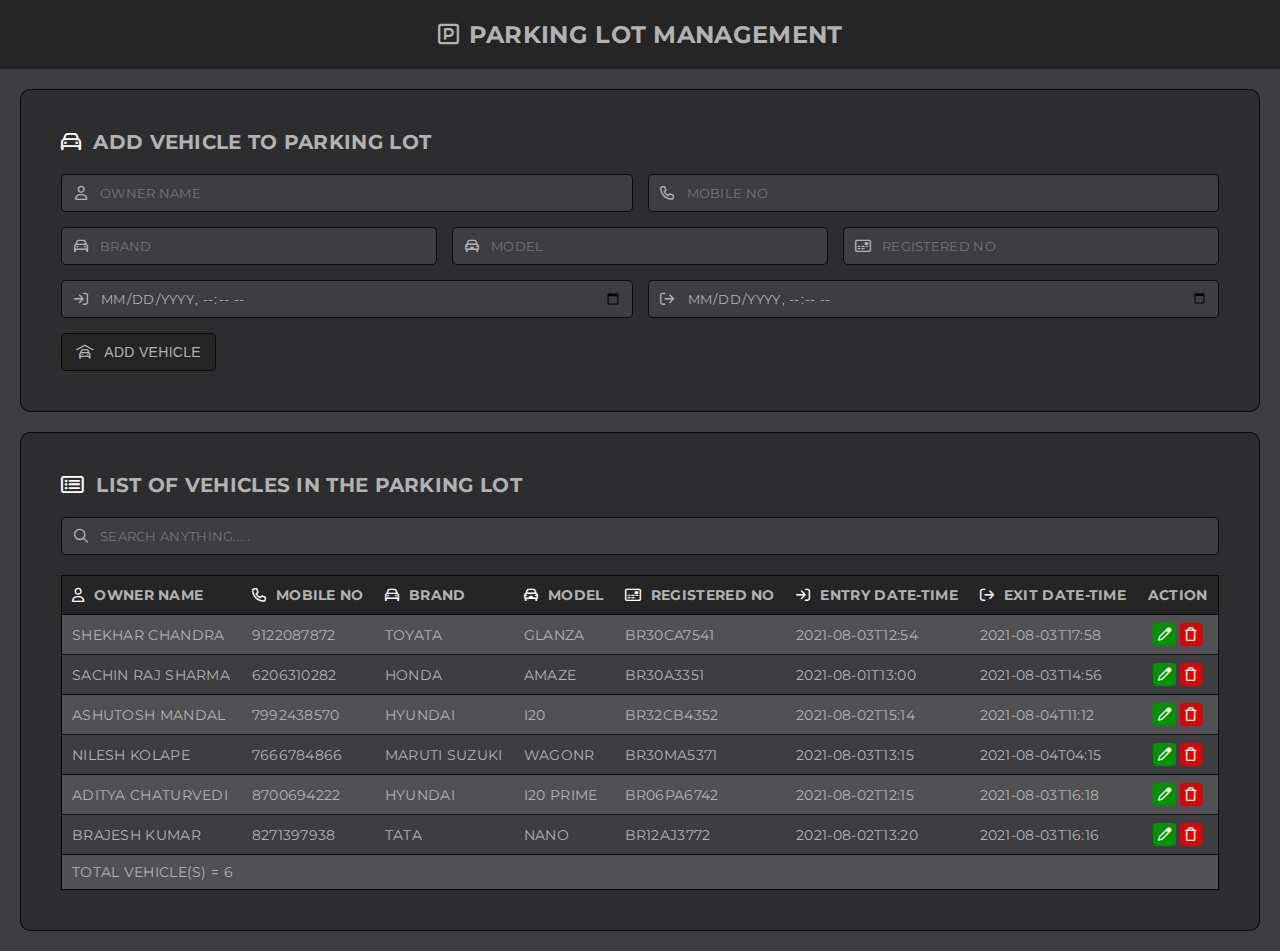
<file: car-parking-dark/index.html>
<!DOCTYPE html>
<html lang="en">
    <head>
        <meta charset="UTF-8">
        <meta http-equiv="X-UA-Compatible" content="IE=edge">
        <meta name="viewport" content="width=device-width, initial-scale=1.0">
        <meta name="theme-color" content="#181818">
        <title>Parking Management</title>
        <link rel="stylesheet" href="css/fa/css/fontawesome.min.css">
        <link rel="stylesheet" href="css/style.css">
    </head>
    <body>
        <header>
            <div class="content">
                <h1><i class="fa-regular fa-parking"></i>Parking Lot Management</h1>
            </div>
        </header>
        <section>
            <div class="container">
                <div class="content">
                    <h2><i class="fa-regular fa-car"></i>Add vehicle to parking lot</h2>
                    <form name="" action="#" method="POST" enctype="multipart/form-data" autocomplete="on">
                        <div class="input-group">
                            <div class="input-box">
                                <input type="text" name="owner_name" id="txtOwnerName" placeholder="Owner name">
                                <i class="fa-regular fa-user prepend"></i>
                            </div>
                            <div class="input-box">
                                <input type="tel" name="owner_mobile" id="txtOwnerMobile" placeholder="Mobile no">
                                <i class="fa-regular fa-phone prepend"></i>
                            </div>
                        </div>
                        <div class="input-group">
                            <div class="input-box">
                                <input type="text" name="vehicle_brand" id="txtBrand" placeholder="Brand">
                                <i class="fa-regular fa-car prepend"></i>
                            </div>
                            <div class="input-box">
                                <input type="text" name="vehicle_model" id="txtModel" placeholder="Model">
                                <i class="fa-regular fa-car-alt prepend"></i>
                            </div>
                            <div class="input-box">
                                <input type="text" name="vehicle_reg_no" id="txtRegNo" placeholder="Registered no">
                                <i class="fa-regular fa-credit-card-front prepend"></i>
                            </div>
                        </div>
                        <div class="input-group">
                            <div class="input-box">
                                <input type="datetime-local" name="entry_date_time" id="txtEntryDT">
                                <i class="fa-regular fa-arrow-right-to-bracket prepend"></i>
                            </div>
                            <div class="input-box">
                                <input type="datetime-local" name="exit_date_time" id="txtExitDT">
                                <i class="fa-regular fa-arrow-right-from-bracket prepend"></i>
                            </div>
                        </div>
                        
                        <div class="input-group">
                            <div class="input-box">
                                <button class="btn btn-bg" id="btnAddVehicle"><i class="fa-regular fa-car-garage"></i>Add Vehicle</button>
                            </div>
                        </div>
                    </form>
                </div>
            </div>
        </section>
        <section>
            <div class="container" style="padding-top: 0;">
                <div class="content">
                    <h2><i class="fa-regular fa-list-alt"></i>List of vehicles in the parking lot</h2>
                    <form name="" action="#" method="POST" enctype="multipart/form-data" autocomplete="on">
                        <div class="input-group">
                            <div class="input-box">
                                <input type="text" name="" id="txtSearch" placeholder="Search Anything....." required>
                                <i class="fa-regular fa-search prepend"></i>
                            </div>
                        </div>
                    </form>
                    <div class="table-container">
                        <table id="vehicleList">
                            <thead>
                                <tr>
                                    <th><i class="fa-regular fa-user"></i>Owner Name</th>
                                    <th><i class="fa-regular fa-phone"></i>Mobile No</th>
                                    <th><i class="fa-regular fa-car"></i>Brand</th>
                                    <th><i class="fa-regular fa-car-alt"></i>Model</th>
                                    <th><i class="fa-regular fa-credit-card-front"></i>Registered No</th>
                                    <th><i class="fa-regular fa-arrow-right-to-bracket"></i>Entry Date-Time</th>
                                    <th><i class="fa-regular fa-arrow-right-from-bracket"></i>Exit Date-Time</th>
                                    <th>Action</th>
                                </tr>
                            </thead>
                            <tbody>
                                <tr>
                                    <td>Shekhar chandra</td>
                                    <td>9122087872</td>
                                    <td>Toyata</td>
                                    <td>glanza</td>
                                    <td>br30ca7541</td>
                                    <td>2021-08-03T12:54</td>
                                    <td>2021-08-03T17:58</td>
                                    <td>
                                        <button class="edit"><i class="fa-regular fa-pen"></i></button>
                                        <button class="delete"><i class="fa-regular fa-trash"></i></button>
                                    </td>
                                </tr>
                                <tr>
                                    <td>sachin raj sharma</td>
                                    <td>6206310282</td>
                                    <td>honda</td>
                                    <td>amaze</td>
                                    <td>br30a3351</td>
                                    <td>2021-08-01T13:00</td>
                                    <td>2021-08-03T14:56</td>
                                    <td>
                                        <button class="edit"><i class="fa-regular fa-pen"></i></button>
                                        <button class="delete"><i class="fa-regular fa-trash"></i></button>
                                    </td>
                                </tr>
                                <tr>
                                    <td>Ashutosh mandal</td>
                                    <td>7992438570</td>
                                    <td>hyundai</td>
                                    <td>I20</td>
                                    <td>br32cb4352</td>
                                    <td>2021-08-02T15:14</td>
                                    <td>2021-08-04T11:12</td>
                                    <td>
                                        <button class="edit"><i class="fa-regular fa-pen"></i></button>
                                        <button class="delete"><i class="fa-regular fa-trash"></i></button>
                                    </td>
                                </tr>
                                <tr>
                                    <td>Nilesh kolape</td>
                                    <td>7666784866</td>
                                    <td>Maruti Suzuki</td>
                                    <td>WagonR</td>
                                    <td>br30ma5371</td>
                                    <td>2021-08-03T13:15</td>
                                    <td>2021-08-04T04:15</td>
                                    <td>
                                        <button class="edit"><i class="fa-regular fa-pen"></i></button>
                                        <button class="delete"><i class="fa-regular fa-trash"></i></button>
                                    </td>
                                </tr>
                                <tr>
                                    <td>Aditya chaturvedi</td>
                                    <td>8700694222</td>
                                    <td>Hyundai</td>
                                    <td>i20 prime</td>
                                    <td>br06pa6742</td>
                                    <td>2021-08-02T12:15</td>
                                    <td>2021-08-03T16:18</td>
                                    <td>
                                        <button class="edit"><i class="fa-regular fa-pen"></i></button>
                                        <button class="delete"><i class="fa-regular fa-trash"></i></button>
                                    </td>
                                </tr>
                                <tr>
                                    <td>Brajesh kumar</td>
                                    <td>8271397938</td>
                                    <td>tata</td>
                                    <td>nano</td>
                                    <td>br12aj3772</td>
                                    <td>2021-08-02T13:20</td>
                                    <td>2021-08-03T16:16</td>
                                    <td>
                                        <button class="edit"><i class="fa-regular fa-pen"></i></button>
                                        <button class="delete"><i class="fa-regular fa-trash"></i></button>
                                    </td>
                                </tr>
                            </tbody>
                            <tfoot>
                                <tr>
                                    <td colspan="8" style="text-align: left;">Total vehicle(s) = 6</td>
                                </tr>
                            </tfoot>
                        </table>
                    </div>
                </div>
            </div>
        </section>

        <script src="js/jquery.min.js"></script>
        <script src="js/script.js"></script>
    </body>
</html>
</file>
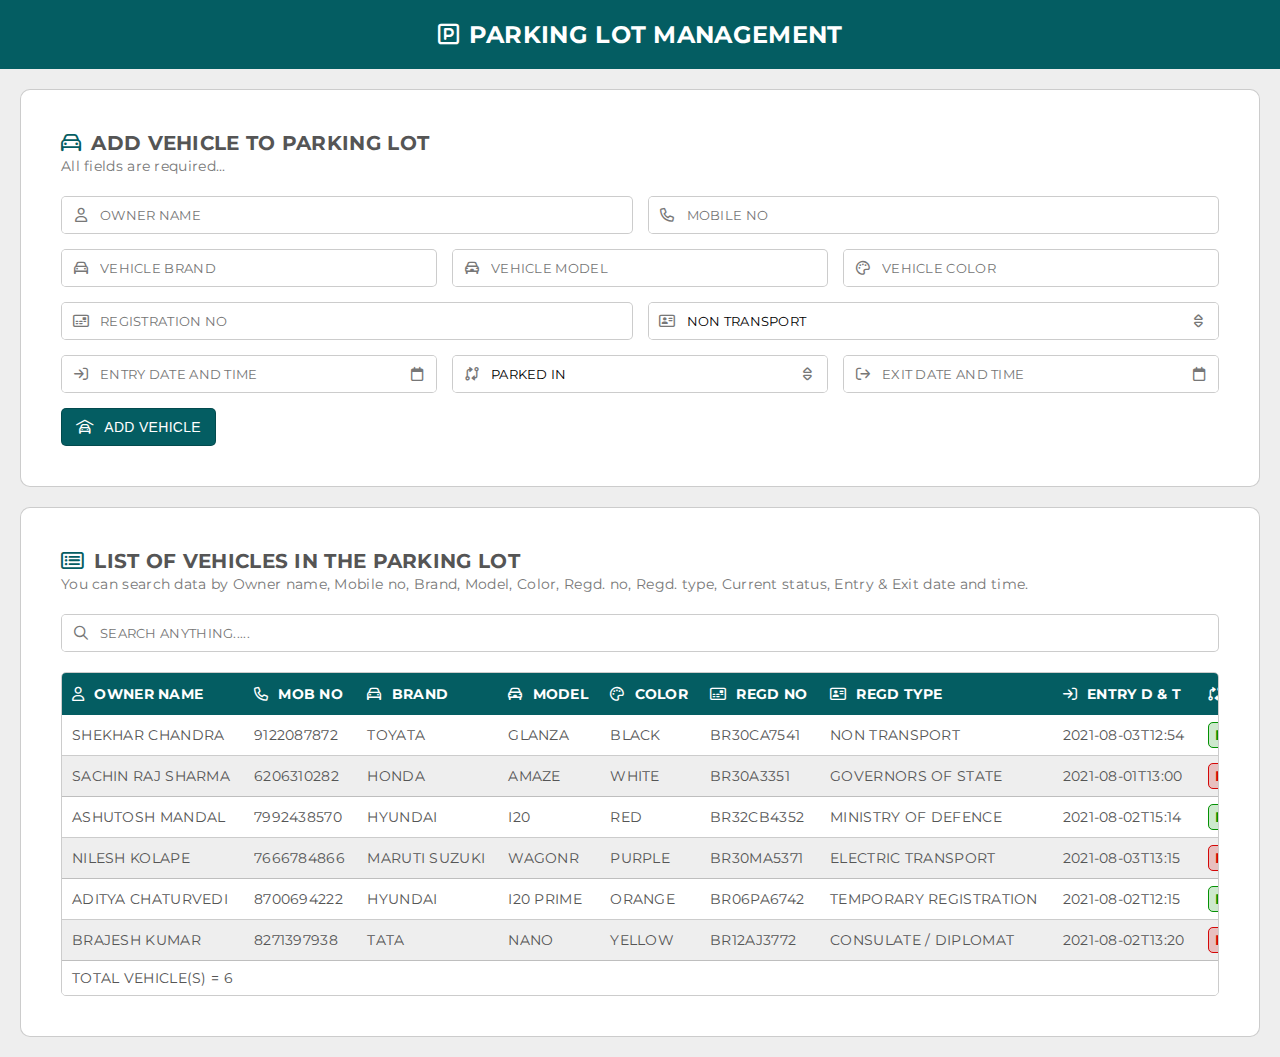
<file: car-parking/index.html>
<!DOCTYPE html>
<html lang="en">
    <head>
        <meta charset="UTF-8">
        <meta http-equiv="X-UA-Compatible" content="IE=edge">
        <meta name="viewport" content="width=device-width, initial-scale=1.0">
        <meta name="theme-color" content="#045d62">
        <title>Parking Management</title>
        <link rel="stylesheet" href="css/fa/css/fontawesome.min.css">
        <!-- <link rel="stylesheet" href="https://site-assets.fontawesome.com/releases/v6.4.2/css/all.css"> -->
        <link rel="stylesheet" href="css/style.css">
    </head>
    <body>
        <header>
            <div class="content">
                <h1><i class="fa-regular fa-parking"></i>Parking Lot Management</h1>
            </div>
        </header>
        <section>
            <div class="container">
                <div class="content">
                    <h2><i class="fa-regular fa-car"></i>Add vehicle to parking lot</h2>
                    <p>All fields are required...</p>
                    <form name="" action="#" method="POST" enctype="multipart/form-data" autocomplete="on">
                        <div class="input-group">
                            <div class="input-box">
                                <i class="fa-regular fa-user icon-left"></i>
                                <input type="text" name="owner_name" id="owner-name" placeholder="Owner name">
                            </div>
                            <div class="input-box">
                                <i class="fa-regular fa-phone icon-left"></i>
                                <input type="tel" name="owner_mobile" id="owner-mobile" placeholder="Mobile no">
                            </div>
							<!-- <div class="input-box">
                                <i class="fa-regular fa-envelope icon-left"></i>
                                <input type="email" name="owner_email" id="OwnerEmail" placeholder="Email id">
                            </div> -->
                        </div>
                        <div class="input-group">
                            <div class="input-box">
                                <i class="fa-regular fa-car icon-left"></i>
                                <input type="text" name="vehicle_brand" id="vehicle-brand" placeholder="Vehicle brand">
                            </div>
                            <div class="input-box">
                                <i class="fa-regular fa-car-alt icon-left"></i>
                                <input type="text" name="vehicle_model" id="vehicle-model" placeholder="Vehicle model">
                            </div>
                            <div class="input-box">
                                <i class="fa-regular fa-palette icon-left"></i>
                                <input type="text" name="vehicle_color" id="vehicle-color" placeholder="Vehicle color">
                            </div>
                        </div>
                        <div class="input-group">
							<div class="input-box">
                                <i class="fa-regular fa-credit-card-front icon-left"></i>
                                <input type="text" name="vehicle_reg_no" id="vehicle-reg-no" placeholder="Registration no">
                            </div>
                            <div class="input-box">
                                <i class="fa-regular fa-address-card icon-left"></i>
                                <select name="registration_type" id="registration-type">
                                    <!-- <option value="" selected disabled>Registration type</option> -->
                                    <option value="Non transport">Non transport</option>
                                    <option value="Transport">Transport</option>
                                    <option value="Electric non transport">Electric non transport</option>
                                    <option value="Electric transport">Electric transport</option>
                                    <option value="Temporary registration">Temporary registration</option>
                                    <option value="Trade certificate">Trade certificate</option>
                                    <option value="Ministry of defence">Ministry of defence</option>
                                    <option value="Rental">Rental</option>
                                    <option value="Consulate / Diplomat">Consulate / Diplomat</option>
                                    <option value="Governors of state">Governors of state</option>
                                </select>
                                <i class="fa-regular fa-sort icon-right"></i>
                            </div>
                        </div>
                        <div class="input-group">
                            <div class="input-box">
                                <i class="fa-regular fa-arrow-right-to-bracket icon-left"></i>
                                <input type="text" name="entry_date_time" id="entry-date-time" placeholder="Entry date and time" onfocus="(this.type='datetime-local')">
                                <i class="fa-regular fa-calendar icon-right"></i>
                            </div>
                            <div class="input-box">
                                <i class="fa-regular fa-code-compare icon-left"></i>
                                <select name="current_status" id="current-status">
                                    <!-- <option value="" selected>Current status</option> -->
                                    <option value="Parked in">Parked in</option>
                                    <option value="Parked out">Parked out</option>
                                </select>
                                <i class="fa-regular fa-sort icon-right"></i>
                            </div>
                            <div class="input-box">
                                <i class="fa-regular fa-arrow-right-from-bracket icon-left"></i>
                                <input type="text" name="exit_date_time" id="exit-date-time" placeholder="Exit date and time" onfocus="(this.type='datetime-local')">
                                <i class="fa-regular fa-calendar icon-right"></i>
                            </div>
                        </div>
                        
                        <div class="input-group">
                            <div class="input-box">
                                <button type="submit" class="btn" id="btnAddVehicle"><i class="fa-regular fa-car-garage"></i>Add Vehicle</button>
                            </div>
                        </div>
                    </form>
                </div>
            </div>
        </section>
        <section>
            <div class="container" style="padding-top: 0;">
                <div class="content">
                    <h2><i class="fa-regular fa-list-alt"></i>List of vehicles in the parking lot</h2>
                    <p>You can search data by Owner name, Mobile no, Brand, Model, Color, Regd. no, Regd. type, Current status, Entry & Exit date and time.</p>
                    <form name="" action="#" method="POST" enctype="multipart/form-data" autocomplete="on">
                        <div class="input-group">
                            <div class="input-box">
                                <i class="fa-regular fa-search icon-left"></i>
                                <input type="text" name="search" id="search" placeholder="Search Anything....." required>
                            </div>
                        </div>
                    </form>
                    <div class="table-container">
                        <table id="vehicleList">
                            <thead>
                                <tr>
                                    <th><i class="fa-regular fa-user"></i>Owner Name</th>
                                    <th><i class="fa-regular fa-phone"></i>Mob No</th>
                                    <th><i class="fa-regular fa-car"></i>Brand</th>
                                    <th><i class="fa-regular fa-car-alt"></i>Model</th>
                                    <th><i class="fa-regular fa-palette"></i>Color</th>
									<th><i class="fa-regular fa-credit-card-front"></i>Regd No</th>
									<th><i class="fa-regular fa-address-card"></i>Regd type</th>
                                    <th><i class="fa-regular fa-arrow-right-to-bracket"></i>Entry D & T</th>
                                    <th><i class="fa-regular fa-code-compare"></i>Status</th>
                                    <th><i class="fa-regular fa-arrow-right-from-bracket"></i>Exit D & T</th>
                                    <th>Action</th>
                                </tr>
                            </thead>
                            <tbody>
                                <tr>
                                    <td>Shekhar chandra</td>
                                    <td>9122087872</td>
                                    <td>Toyata</td>
                                    <td>glanza</td>
                                    <td>Black</td>
									<td>br30ca7541</td>
                                    <td>Non transport</td>
                                    <td>2021-08-03T12:54</td>
                                    <td><span class="parked-in">Parked in</span></td>
                                    <td></td>
                                    <td>
                                        <button class="edit"><i class="fa-regular fa-pen fa-fw"></i></button>
                                        <button class="delete"><i class="fa-regular fa-trash fa-fw"></i></button>
                                    </td>
                                </tr>
                                <tr>
                                    <td>sachin raj sharma</td>
                                    <td>6206310282</td>
                                    <td>honda</td>
                                    <td>amaze</td>
                                    <td>White</td>
									<td>br30a3351</td>
                                    <td>Governors of state</td>
                                    <td>2021-08-01T13:00</td>
                                    <td><span class="parked-out">Parked out</span></td>
                                    <td>2021-08-03T14:56</td>
                                    <td>
                                        <button class="edit"><i class="fa-regular fa-pen fa-fw"></i></button>
                                        <button class="delete"><i class="fa-regular fa-trash fa-fw"></i></button>
                                    </td>
                                </tr>
                                <tr>
                                    <td>Ashutosh mandal</td>
                                    <td>7992438570</td>
                                    <td>hyundai</td>
                                    <td>I20</td>
                                    <td>Red</td>
									<td>br32cb4352</td>
                                    <td>Ministry of defence</td>
                                    <td>2021-08-02T15:14</td>
                                    <td><span class="parked-in">Parked in</span></td>
                                    <td></td>
                                    <td>
                                        <button class="edit"><i class="fa-regular fa-pen fa-fw"></i></button>
                                        <button class="delete"><i class="fa-regular fa-trash fa-fw"></i></button>
                                    </td>
                                </tr>
                                <tr>
                                    <td>Nilesh kolape</td>
                                    <td>7666784866</td>
                                    <td>Maruti Suzuki</td>
                                    <td>WagonR</td>
                                    <td>Purple</td>
									<td>br30ma5371</td>
                                    <td>Electric transport</td>
                                    <td>2021-08-03T13:15</td>
                                    <td><span class="parked-out">Parked out</span></td>
                                    <td>2021-08-04T04:15</td>
                                    <td>
                                        <button class="edit"><i class="fa-regular fa-pen fa-fw"></i></button>
                                        <button class="delete"><i class="fa-regular fa-trash fa-fw"></i></button>
                                    </td>
                                </tr>
                                <tr>
                                    <td>Aditya chaturvedi</td>
                                    <td>8700694222</td>
                                    <td>Hyundai</td>
                                    <td>i20 prime</td>
                                    <td>Orange</td>
									<td>br06pa6742</td>
                                    <td>Temporary registration</td>
                                    <td>2021-08-02T12:15</td>
                                    <td><span class="parked-in">Parked in</span></td>
                                    <td></td>
                                    <td>
                                        <button class="edit"><i class="fa-regular fa-pen fa-fw"></i></button>
                                        <button class="delete"><i class="fa-regular fa-trash fa-fw"></i></button>
                                    </td>
                                </tr>
                                <tr>
                                    <td>Brajesh kumar</td>
                                    <td>8271397938</td>
                                    <td>tata</td>
                                    <td>nano</td>
                                    <td>Yellow</td>
									<td>br12aj3772</td>
                                    <td>Consulate / Diplomat</td>
                                    <td>2021-08-02T13:20</td>
                                    <td><span class="parked-out">Parked out</span></td>
                                    <td>2021-08-03T16:16</td>
                                    <td>
                                        <button class="edit"><i class="fa-regular fa-pen fa-fw"></i></button>
                                        <button class="delete"><i class="fa-regular fa-trash fa-fw"></i></button>
                                    </td>
                                </tr>
                            </tbody>
                            <tfoot>
                                <tr>
                                    <td colspan="11" style="text-align: left;">Total vehicle(s) = 6</td>
                                </tr>
                            </tfoot>
                        </table>
                    </div>
                </div>
            </div>
        </section>

        <script src="js/jquery.min.js"></script>
        <script src="js/script.js"></script>
    </body>
</html>
</file>
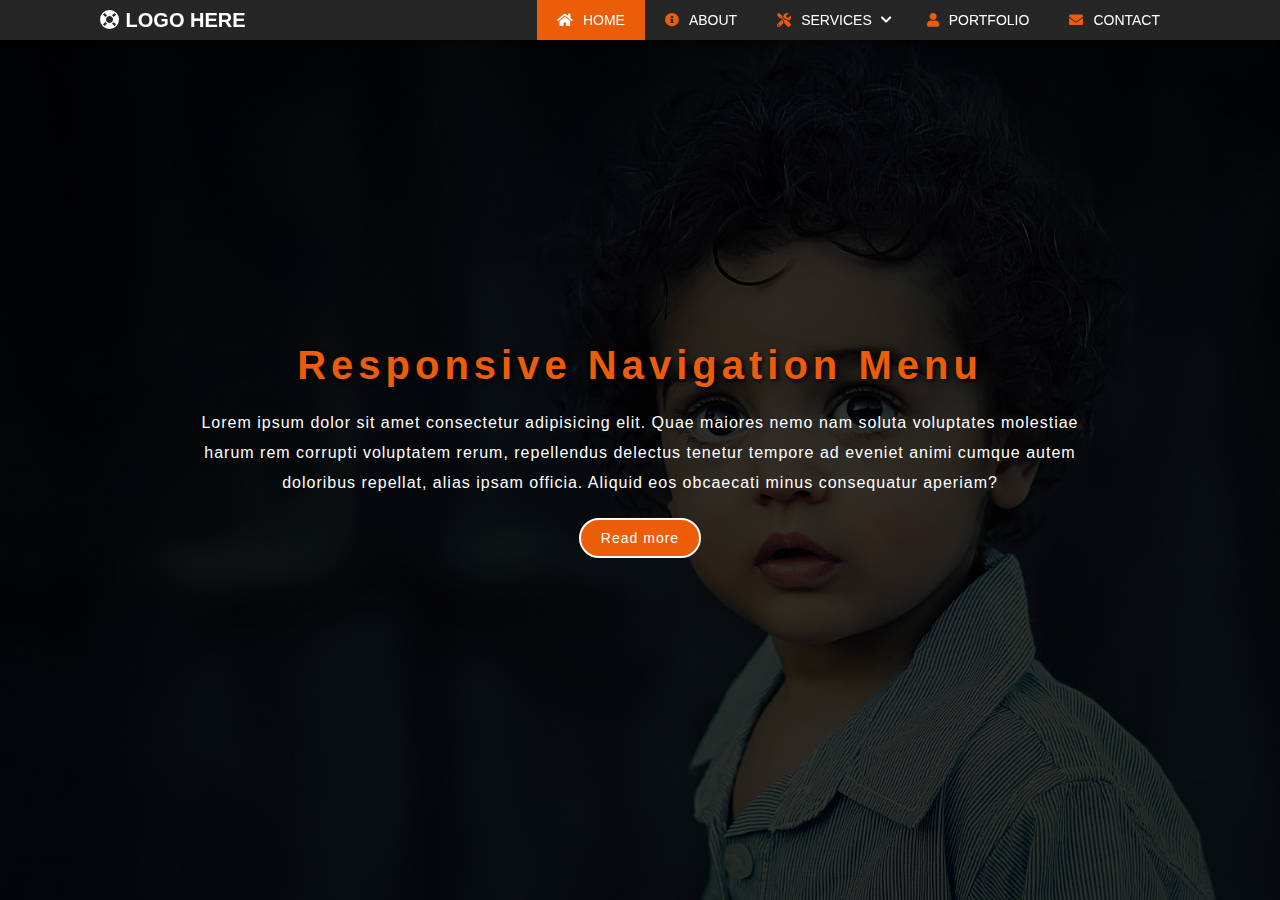
<file: res-mul-nav/index.html>
<!DOCTYPE html>
<html lang="en">
    <head>
        <meta charset="UTF-8">
        <meta name="viewport" content="width=device-width, initial-scale=1.0">
        <meta http-equiv="X-UA-Compatible" content="ie=edge">
        <title>Responsive Navigation Menu</title>
        <link rel="stylesheet" href="css/style.css">
        <link rel="stylesheet" href="https://use.fontawesome.com/releases/v5.7.1/css/all.css">
    </head>
    <body>
        <header>
            <div class="logo"><i class="fas fa-life-ring"></i> Logo Here</div>
            <nav>
                <ul>
                    <li><a href="#" class="active"><i class="fas fa-home"></i>Home</a></li>
                    <li><a href="#"><i class="fas fa-info-circle"></i>About</a></li>
                    <li class="drop-down"><a href="#"><i class="fas fa-tools"></i>Services</a>
                        <ul>
                            <li><a href="#"><i class="fas fa-paint-brush"></i>Graphics Designing</a></li>
                            <li class="ext-drop-down"><a href="#"><i class="fas fa-globe"></i>Web Development</a>
                                <ul>
                                    <li><a href="#"><i class="fab fa-html5"></i>Html</a></li>
                                    <li><a href="#"><i class="fab fa-css3"></i>Css</a></li>
                                    <li><a href="#"><i class="fab fa-js"></i>Java Script</a></li>
                                    <li><a href="#"><i class="fab fa-php"></i>Php</a></li>
                                </ul>
                            </li>
                            <li><a href="#"><i class="fas fa-desktop"></i>Software Development</a></li>
                            <li class="ext-drop-down"><a href="#"><i class="fas fa-file-import"></i>Others</a>
                                <ul>
                                    <li><a href="#"><i class="fab fa-adobe"></i>Premier Pro</a></li>
                                    <li><a href="#"><i class="fas fa-palette"></i>Illustrator</a></li>
                                    <li><a href="#"><i class="fas fa-image"></i>Photoshop</a></li>
                                    <li><a href="#"><i class="fas fa-draw-polygon"></i>CorelDraw</a></li>
                                </ul>
                            </li>
                        </ul>
                    </li>
                    <li><a href="#"><i class="fas fa-user"></i>Portfolio</a></li>
                    <li><a href="#"><i class="fas fa-envelope"></i>Contact</a></li>
                </ul>
            </nav>
            <div class="toggle-menu"></div>
        </header>
        <section class="bg">
            <div class="container">
                <div class="content">
                    <h1>Responsive Navigation Menu</h1>
                    <p>Lorem ipsum dolor sit amet consectetur adipisicing elit. Quae maiores nemo nam soluta voluptates molestiae harum rem corrupti voluptatem rerum, repellendus delectus tenetur tempore ad eveniet animi cumque autem doloribus repellat, alias ipsam officia. Aliquid eos obcaecati minus consequatur aperiam?</p>
                    <a href="https://www.facebook.com/mrshekharchandra103" target="_blank">
                        <button>Read more</button>
                    </a>
                </div>
            </div>
        </section>
        <script src="https://ajax.googleapis.com/ajax/libs/jquery/3.3.1/jquery.min.js"></script>
        <script type="text/javascript">
            $(document).ready(function () {
                $('nav ul li').click(function () { 
                    $(this).addClass('active');
                    $(this).siblings().removeClass('active');
                });
                $('.toggle-menu').click(function () { 
                    $(this).toggleClass('active');
                    $('nav').toggleClass('active');
                });
            });
        </script>
    </body>
</html>
</file>
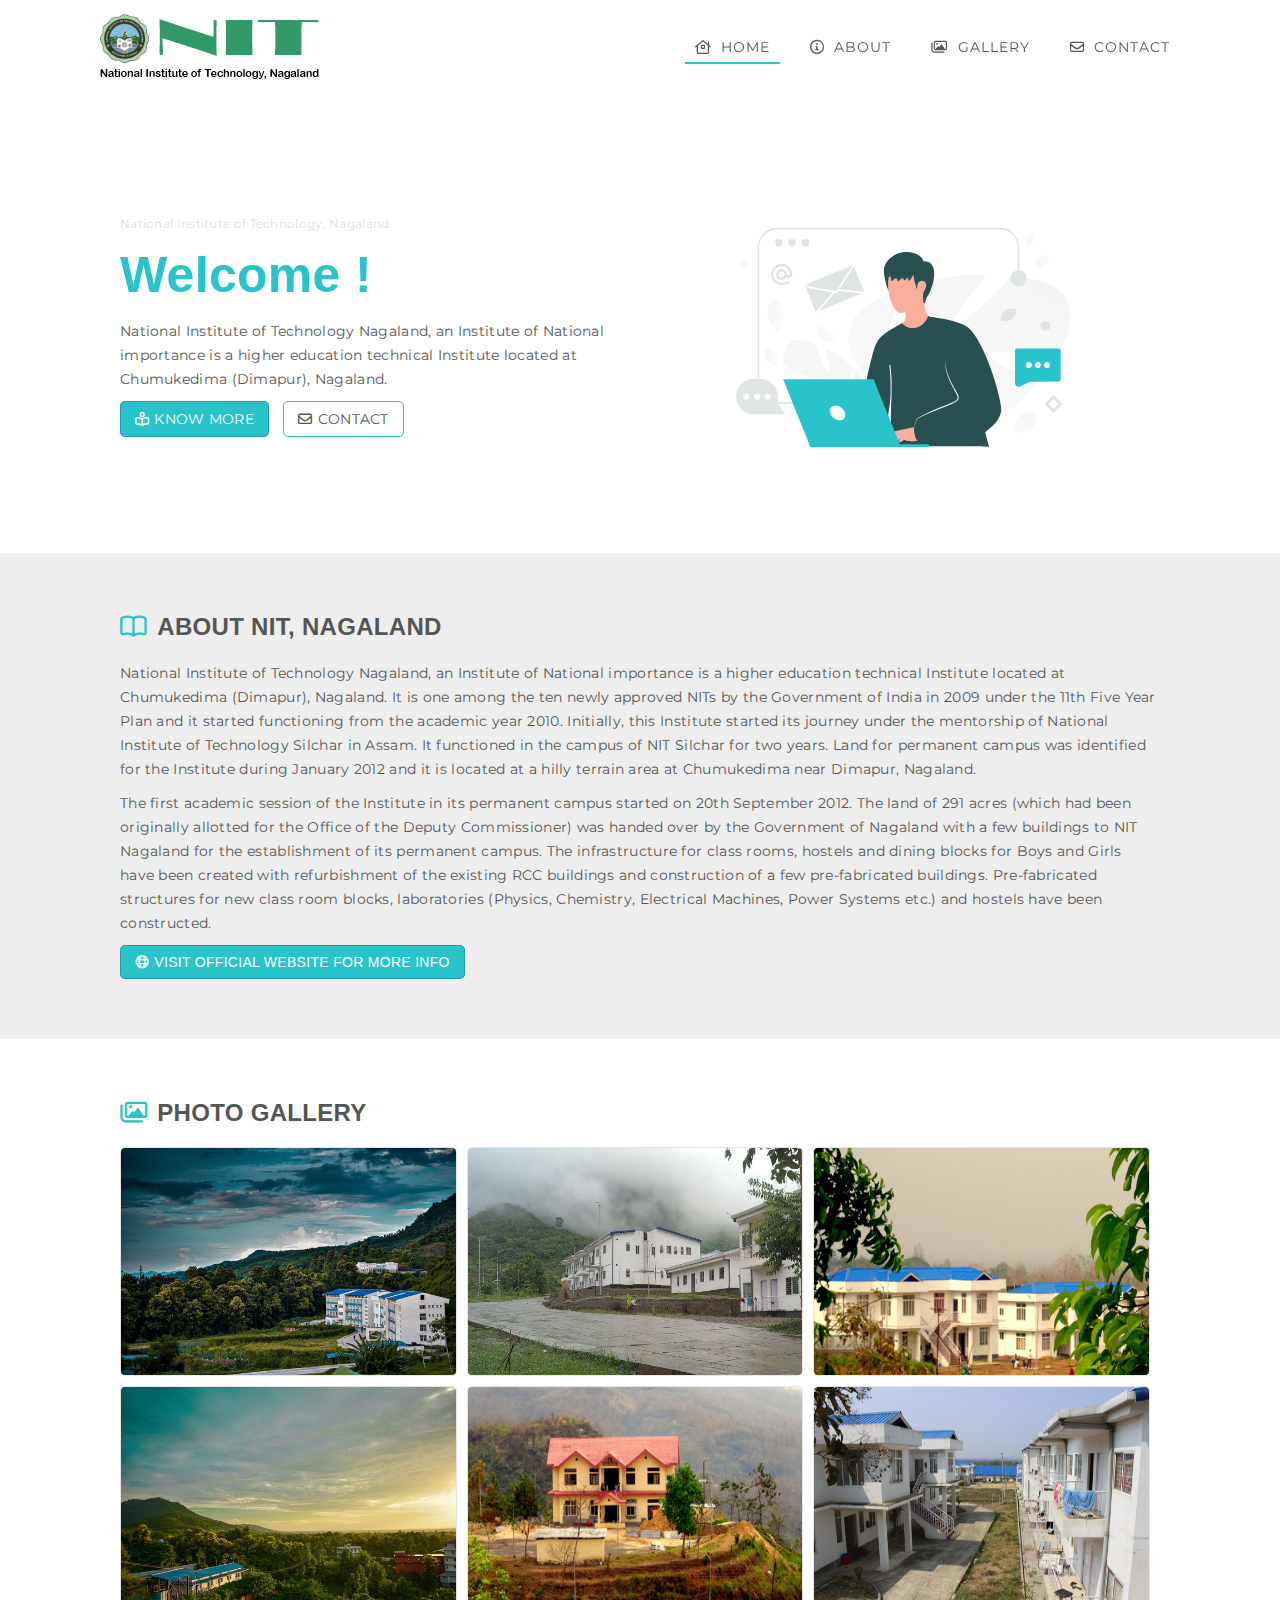
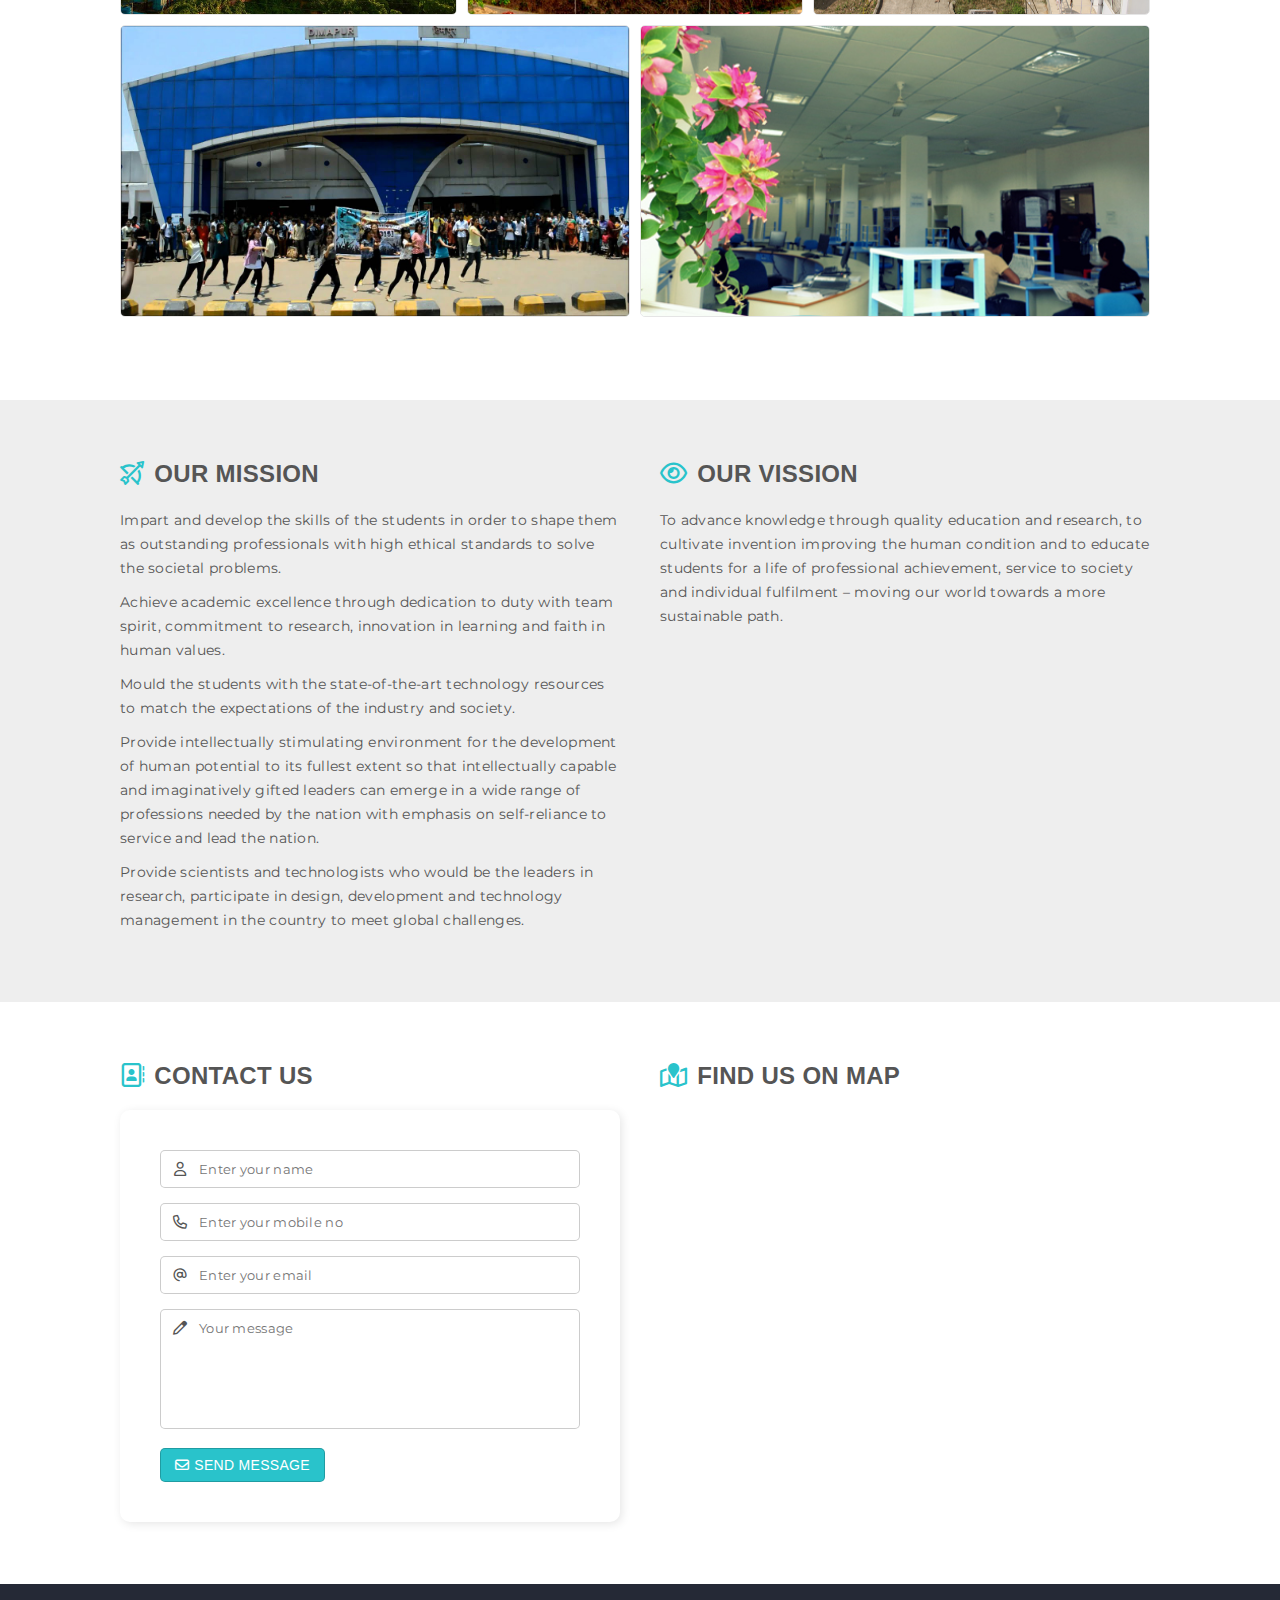
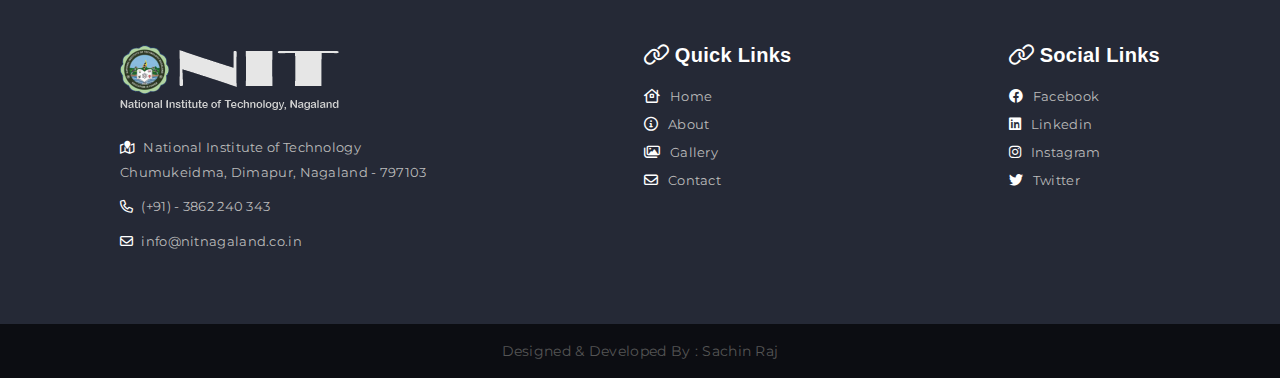
<file: sachin-project/index.html>
<!DOCTYPE html>
    <html lang="en">
    <head>
        <meta charset="UTF-8">
        <meta http-equiv="X-UA-Compatible" content="IE=edge">
        <meta name="viewport" content="width=device-width, initial-scale=1.0">
        <meta name="theme-color" content="#29C3CB">
        <link rel="shortcut icon" href="img/favicon.ico" type="image/x-icon">
        <title>NIT Nagaland</title>
        <link rel="stylesheet" href="resources/fa/css/fontawesome.min.css">
        <link rel="stylesheet" href="css/style.css">
    </head>
    <body>

        <!----------------Header start here----------------->

        <header>
            <div class="brand">
                <a href="#">
                    <img src="img/logo.png" alt="Logo">
                </a>
            </div>
            <nav id="nav">
                <ul>
                    <li class="active"><a href="#home"><i class="fa-regular fa-house"></i>Home</a></li>
                    <li><a href="#about"><i class="fa-regular fa-info-circle"></i>About</a></li>
                    <li><a href="#gallery"><i class="fa-regular fa-images"></i>Gallery</a></li>
                    <li><a href="#contact"><i class="fa-regular fa-envelope"></i>Contact</a></li>
                </ul>
            </nav>
            <div class="menu" id="menu">
                <i class="fa-regular fa-bars"></i>
            </div>
        </header>

        <!----------------Header end here----------------->

        <!----------------Banner section start here----------------->

        <section class="banner" id="home">
            <div class="row flex flex-vc">
                <div class="cols order-change">
                    <div class="container">
                        <div>
                            <p class="span-text">National Institute of Technology, Nagaland</p>
                            <h1>Welcome !</h1>
                            <p>National Institute of Technology Nagaland, an Institute of National importance is a higher education technical Institute located at Chumukedima (Dimapur), Nagaland.</p>
                            <a class="btn btn-bg" href="#about"><i class="fa-regular fa-book-reader"></i>Know more</a>
                            <a class="btn btn-outline" href="#contact" style="margin-left: 10px;"><i class="fa-regular fa-envelope"></i>Contact</a>
                        </div>
                    </div>
                </div>
                <div class="cols">
                    <div class="container">
                        <div class="banner-img">
                            <img src="img/banner.svg" alt="Banner Image">
                        </div>
                    </div>
                </div>
            </div>
        </section>

        <!----------------Banner section end here----------------->

        <!----------------About section start here----------------->

        <section class="section-dark" id="about">
            <div class="row">
                <div class="cols">
                    <div class="container">
                        <h2><i class="fa-regular fa-book-open"></i>About NIT, Nagaland</h2>
                        <p>National Institute of Technology Nagaland, an Institute of National importance is a higher education technical Institute located at Chumukedima (Dimapur), Nagaland. It is one among the ten newly approved NITs by the Government of India in 2009 under the 11th Five Year Plan and it started functioning from the academic year 2010. Initially, this Institute started its journey under the mentorship of National Institute of Technology Silchar in Assam. It functioned in the campus of NIT Silchar for two years. Land for permanent campus was identified for the Institute during January 2012 and it is located at a hilly terrain area at Chumukedima near Dimapur, Nagaland.</p>
                        <p>The first academic session of the Institute in its permanent campus started on 20th September 2012. The land of 291 acres (which had been originally allotted for the Office of the Deputy Commissioner) was handed over by the Government of Nagaland with a few buildings to NIT Nagaland for the establishment of its permanent campus. The infrastructure for class rooms, hostels and dining blocks for Boys and Girls have been created with refurbishment of the existing RCC buildings and construction of a few pre-fabricated buildings. Pre-fabricated structures for new class room blocks, laboratories (Physics, Chemistry, Electrical Machines, Power Systems etc.) and hostels have been constructed.</p>
                        <button class="btn btn-bg"><i class="fa-regular fa-globe"></i>Visit official website for more info</button>
                    </div>
                </div>
            </div>
        </section>

        <!----------------About section end here----------------->

        <!----------------Gallery section start here----------------->

        <section id="gallery">
            <div class="row">
                <div class="cols">
                    <div class="container">
                        <h2><i class="fa-regular fa-images"></i>Photo gallery</h2>
                        <div class="image-group">
                            <div class="image-box">
                                <img src="img/image_1.jpg" alt="">
                                <div class="img-desc">
                                    <h2>Title</h2>
                                    <p>Description goes here.</p>
                                </div>
                            </div>
                            <div class="image-box">
                                <img src="img/image_2.jpg" alt="">
                                <div class="img-desc">
                                    <h2>Title</h2>
                                    <p>Description goes here.</p>
                                </div>
                            </div>
                            <div class="image-box">
                                <img src="img/image_3.jpg" alt="">
                                <div class="img-desc">
                                    <h2>Title</h2>
                                    <p>Description goes here.</p>
                                </div>
                            </div>
                            <div class="image-box">
                                <img src="img/image_4.jpg" alt="">
                                <div class="img-desc">
                                    <h2>Title</h2>
                                    <p>Description goes here.</p>
                                </div>
                            </div>
                            <div class="image-box">
                                <img src="img/image_5.jpg" alt="">
                                <div class="img-desc">
                                    <h2>Title</h2>
                                    <p>Description goes here.</p>
                                </div>
                            </div>
                            <div class="image-box">
                                <img src="img/image_6.png" alt="">
                                <div class="img-desc">
                                    <h2>Title</h2>
                                    <p>Description goes here.</p>
                                </div>
                            </div>
                            <div class="image-box">
                                <img src="img/image_7.jpg" alt="">
                                <div class="img-desc">
                                    <h2>Title</h2>
                                    <p>Description goes here.</p>
                                </div>
                            </div>
                            <div class="image-box">
                                <img src="img/image_8.jpg" alt="">
                                <div class="img-desc">
                                    <h2>Title</h2>
                                    <p>Description goes here.</p>
                                </div>
                            </div>
                        </div>
                    </div>
                </div>
            </div>
        </section>

        <!----------------Gallery section end here----------------->

        <!----------------Mission/Vission section start here----------------->

        <section class="section-dark">
            <div class="row">
                <div class="cols">
                    <div class="container">
                        <h2><i class="fa-regular fa-bow-arrow"></i>Our Mission</h2>
                        <p>Impart and develop the skills of the students in order to shape them as outstanding professionals with high ethical standards to solve the societal problems.</p>
                        <p>Achieve academic excellence through dedication to duty with team spirit, commitment to research, innovation in learning and faith in human values.</p>
                        <p>Mould the students with the state-of-the-art technology resources to match the expectations of the industry and society.</p>
                        <p>Provide intellectually stimulating environment for the development of human potential to its fullest extent so that intellectually capable and imaginatively gifted leaders can emerge in a wide range of professions needed by the nation with emphasis on self-reliance to service and lead the nation.</p>
                        <p>Provide scientists and technologists who would be the leaders in research, participate in design, development and technology management in the country to meet global challenges.</p>
                    </div>
                </div>
                <div class="cols">
                    <div class="container">
                        <h2><i class="fa-regular fa-eye"></i>Our Vission</h2>
                        <p>To advance knowledge through quality education and research, to cultivate invention improving the human condition and to educate students for a life of professional achievement, service to society and individual fulfilment – moving our world towards a more sustainable path.</p>
                    </div>
                </div>
            </div>
        </section>

        <!----------------Mission/Vission section start here----------------->

        <!----------------Contact section start here----------------->

        <section id="contact">
            <div class="row">
                <div class="cols">
                    <div class="container">
                        <h2><i class="fa-regular fa-contact-book"></i>Contact us</h2>
                        <form name="contact_us" class="contact" action="#" method="POST" enctype="multipart/form-data" autocomplete="on" data-netlify="true">
                            <div class="input-group">
                                <div class="input-box">
                                    <input type="text" name="name" id="" placeholder="Enter your name" required>
                                    <i class="fa-regular fa-user prepend"></i>
                                </div>
                            </div>
                            <div class="input-group">
                                <div class="input-box">
                                    <input type="tel" name="mobile" id="" placeholder="Enter your mobile no" required>
                                    <i class="fa-regular fa-phone prepend"></i>
                                </div>
                            </div>
                            <div class="input-group">
                                <div class="input-box">
                                    <input type="email" name="email" id="" placeholder="Enter your email" required>
                                    <i class="fa-regular fa-at prepend"></i>
                                </div>
                            </div>
                            <div class="input-group">
                                <div class="input-box">
                                    <textarea name="" id=""placeholder="Your message" required></textarea>
                                    <i class="fa-regular fa-pen prepend"></i>
                                </div>
                            </div>
                            <div class="input-group">
                                <div class="input-box">
                                    <button class="btn btn-bg"><i class="fa-regular fa-envelope"></i>Send message</button>
                                </div>
                            </div>
                        </form>
                    </div>
                </div>
                <div class="cols">
                    <div class="container">
                        <h2><i class="fa-regular fa-map-location"></i>Find us on map</h2>
                        <div class="google-map">
                            <iframe src="https://www.google.com/maps/embed?pb=!1m18!1m12!1m3!1d3592.4948627810713!2d93.7718219141308!3d25.78724331383844!2m3!1f0!2f0!3f0!3m2!1i1024!2i768!4f13.1!3m3!1m2!1s0x374607c5cdfdde91%3A0xf69a2518890fea22!2sNIT%20Nagaland!5e0!3m2!1sen!2sin!4v1625984679325!5m2!1sen!2sin" allowfullscreen="" loading="lazy"></iframe>
                        </div>
                    </div>
                </div>
            </div>
        </section>

        <!----------------Contact section end here----------------->

        <!----------------Footer start here----------------->

        <footer>
            <div class="row">
                <div class="col">
                    <div class="container">
                        <div class="footer-brand">
                            <a href="#">
                                <img src="img/footer-logo.png" alt="Footer Logo">
                            </a>
                        </div>
                        <div class="footer-address">
                            <p><i class="fa-regular fa-map-marked"></i>National Institute of Technology<br>Chumukeidma, Dimapur, Nagaland - 797103</p>
                            <p><i class="fa-regular fa-phone"></i>(+91) - 3862 240 343</p>
                            <p><i class="fa-regular fa-envelope"></i>info@nitnagaland.co.in</p>
                        </div>
                    </div>
                </div>
                <div class="col">
                    <div class="container">
                        <h3><i class="fa-regular fa-link"></i> Quick Links</h3>
                        <ul>
                            <li><a href="#home"><i class="fa-regular fa-house"></i>Home</a></li>
                            <li><a href="#about"><i class="fa-regular fa-info-circle"></i>About</a></li>
                            <li><a href="#gallery"><i class="fa-regular fa-images"></i>Gallery</a></li>
                            <li><a href="#contact"><i class="fa-regular fa-envelope"></i>Contact</a></li>
                        </ul>
                    </div>
                </div>
                <div class="col">
                    <div class="container">
                        <h3><i class="fa-regular fa-link"></i> Social Links</h3>
                        <ul>
                            <li><a href="https://www.facebook.com" target="_blank"><i class="fa-brands fa-facebook"></i>Facebook</a></li>
                            <li><a href="https://www.linkedin.com" target="_blank"><i class="fa-brands fa-linkedin"></i>Linkedin</a></li>
                            <li><a href="https://www.instagram.com" target="_blank"><i class="fa-brands fa-instagram"></i>Instagram</a></li>
                            <li><a href="https://www.twitter.com" target="_blank"><i class="fa-brands fa-twitter"></i>Twitter</a></li>
                        </ul>
                    </div>
                </div>
            </div>
        </footer>

        <!----------------Footer end here----------------->

        <div class="footnote">
            <p>Designed & Developed By : Sachin Raj</p>
        </div>

        <div id="back-to-top">
            <i class="fa-regular fa-arrow-up"></i>
        </div>

        <script src="js/jquery.min.js"></script>
        <script src="js/script.js"></script>
    </body>
</html>
</file>
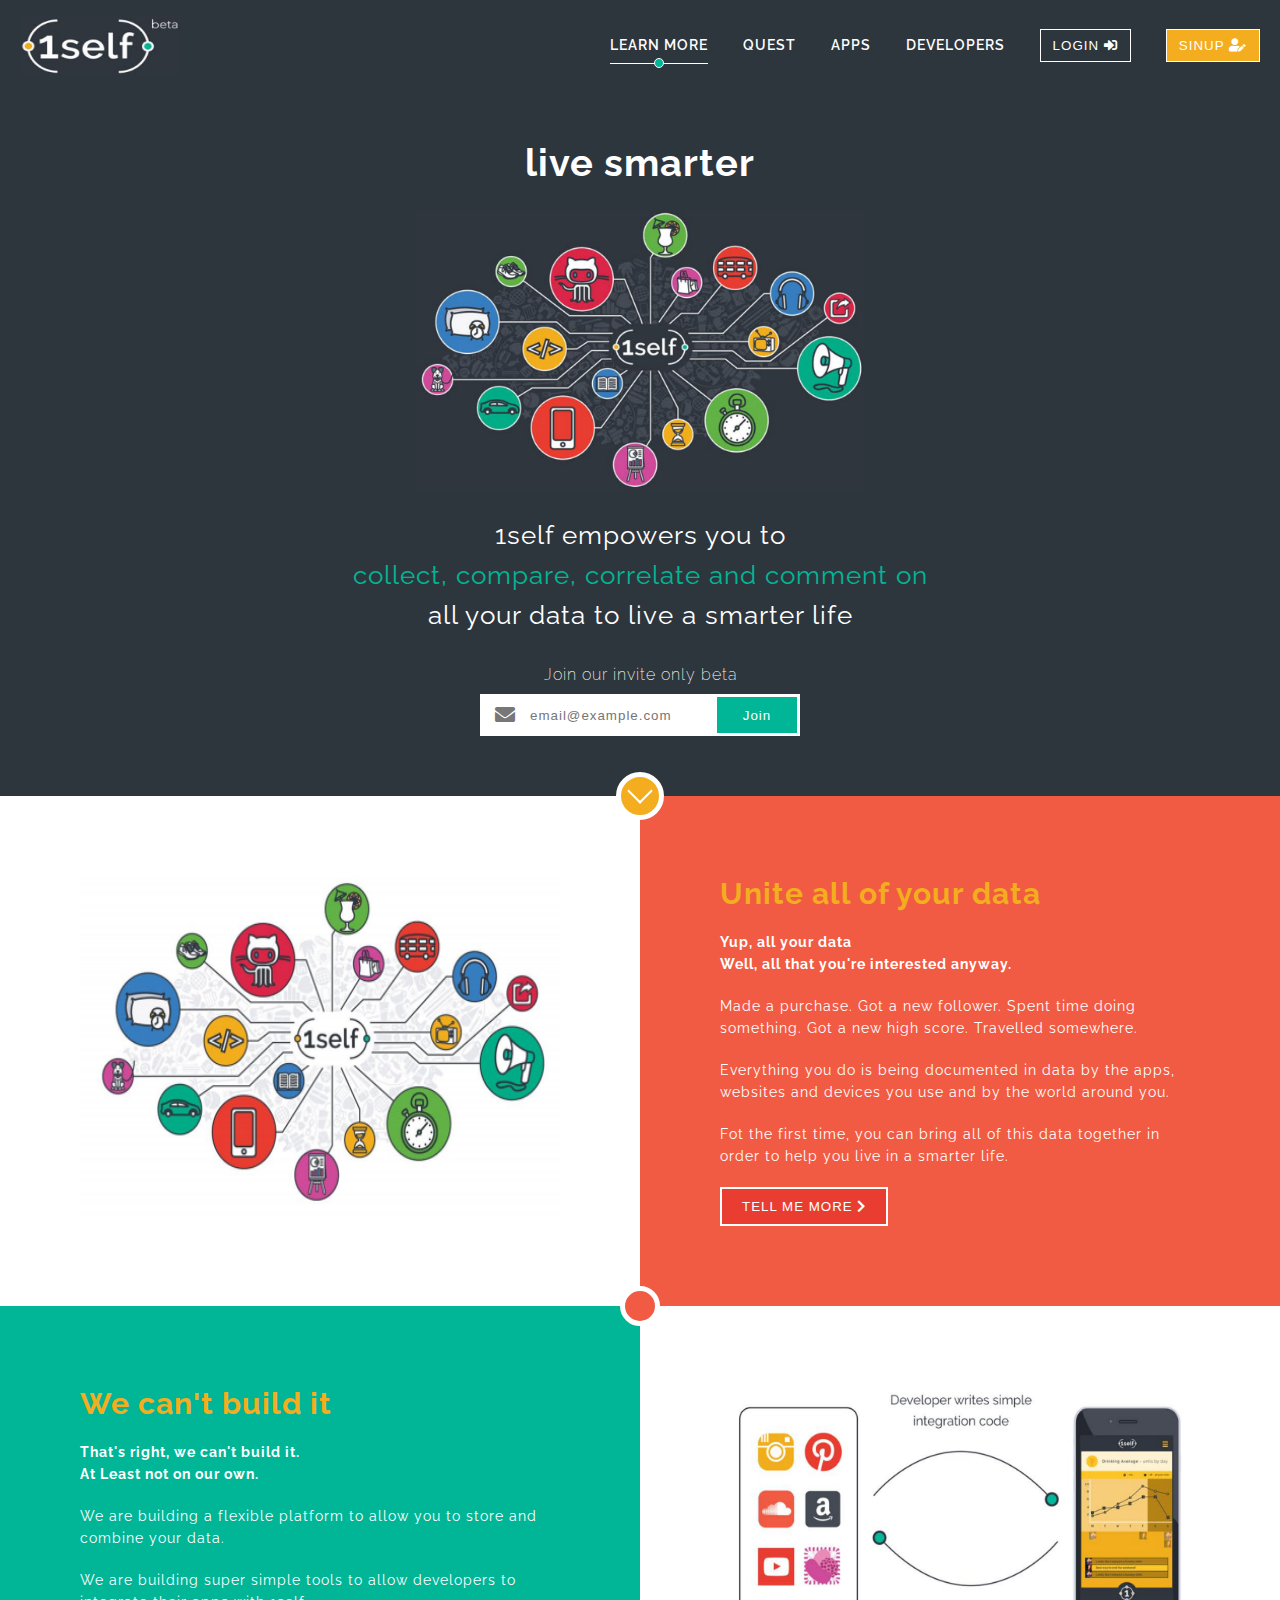
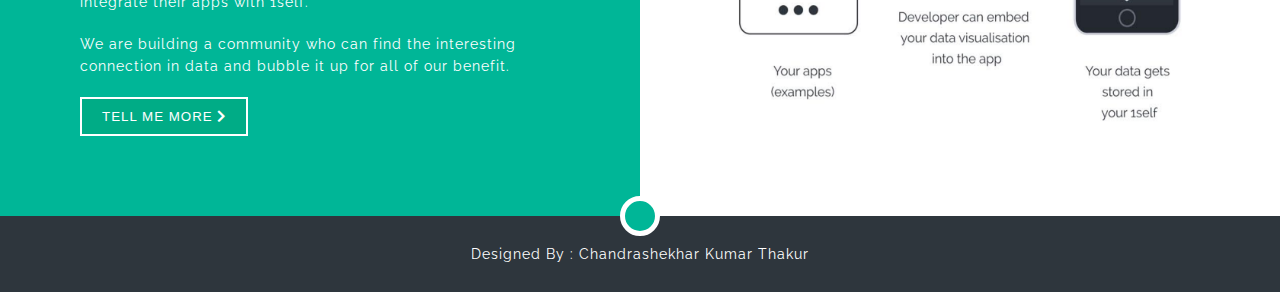
<file: ui-assignment/index.html>
<!DOCTYPE html>
<html lang="en">
    <head>
        <meta charset="UTF-8">
        <meta name="viewport" content="width=device-width, initial-scale=1.0">
        <title>Home | UI Assignment</title>
        <link rel="stylesheet" href="css/style.css">
        <link rel="stylesheet" href="https://cdnjs.cloudflare.com/ajax/libs/font-awesome/5.13.0/css/all.min.css">
    </head>
    <body>

        <header>

            <div class="brand">
                <a href="#">
                    <img src="img/logo/logo.png" alt="Logo">
                </a>
            </div>
            <div class="navbar" id="navbar">
                <ul>
                    <li class="active"><a href="#">Learn More</a></li>
                    <li><a href="#">Quest</a></li>
                    <li><a href="#">Apps</a></li>
                    <li><a href="#">Developers</a></li>
                    <li><button class="outline">LOGIN <i class="fas fa-sign-in-alt"></i></button></li>
                    <li><button class="fill">SINUP <i class="fas fa-user-edit"></i></button></li>
                </ul>
            </div>
            <div class="mob-menu" id="mob-menu">
                <span></span>
                <span></span>
                <span></span>
            </div>

        </header>

        <section class="header">       

            <div class="banner">
                <h1>live smarter</h1>
                <div class="banner-img">
                    <img src="img/banner/banenr.png" alt="">
                </div>
                <div class="banner-title">
                    <p>1self empowers you to <br><span class="txt-green"> collect, compare, correlate and comment on </span><br>all your data to live a smarter life</p>
                </div>

                <div class="newsletter">
                    <p>Join our invite only beta</p>
                    <form action="#" method="post" enctype="multipart/form-data">
                        <div class="input-group">
                            <input type="email" name="email" id="" placeholder="email@example.com" required>
                            <i class="fas fa-envelope"></i>
                            <button type="submit">Join</button>
                        </div>
                    </form>
                </div>
            </div>

        </section>

        <section>

            <div class="container bullet-red">
                <div class="box">
                    <div class="image-box">
                        <img src="img/banner/banner.png" alt="">
                    </div>
                </div>
                <div class="box bg-red">
                    <h1>Unite all of your data</h1>
                    <b><p>Yup, all your data <br> Well, all that you're interested anyway.</p></b>
                    <p>Made a purchase. Got a new follower. Spent time doing something. Got a new high score. Travelled somewhere.</p>
                    <p>Everything you do is being documented in data by the apps, websites and devices you use and by the world around you.</p>
                    <p>Fot the first time, you can bring all of this data together in order to help you live in a smarter life.</p>
                    <button class="bg-dark-red">TELL ME MORE <i class="fas fas fa-chevron-right"></i></button>
                </div>
            </div>

            <div class="container bullet-green">
                <div class="box bg-green">
                    <h1>We can't build it</h1>
                    <b><p>That's right, we can't build it. <br> At Least not on our own.</p></b>
                    <p>We are building a flexible platform to allow you to store and combine your data.</p>
                    <p>We are building super simple tools to allow developers to integrate their apps with 1self.</p>
                    <p>We are building a community who can find the interesting connection in data and bubble it up for all of our benefit.</p>
                    <button class="bg-dark-green">TELL ME MORE <i class="fas fas fa-chevron-right"></i></button>
                </div>
                <div class="box">
                    <div class="image-box">
                        <img src="img/banner/banner2.png" alt="">
                    </div>
                </div>
            </div>

        </section>

        <footer>
            <p>Designed By : Chandrashekhar Kumar Thakur</p>
        </footer>

        <script src="https://ajax.googleapis.com/ajax/libs/jquery/3.5.1/jquery.min.js"></script>
        <script src="js/script.js"></script>

    </body>
</html>
</file>
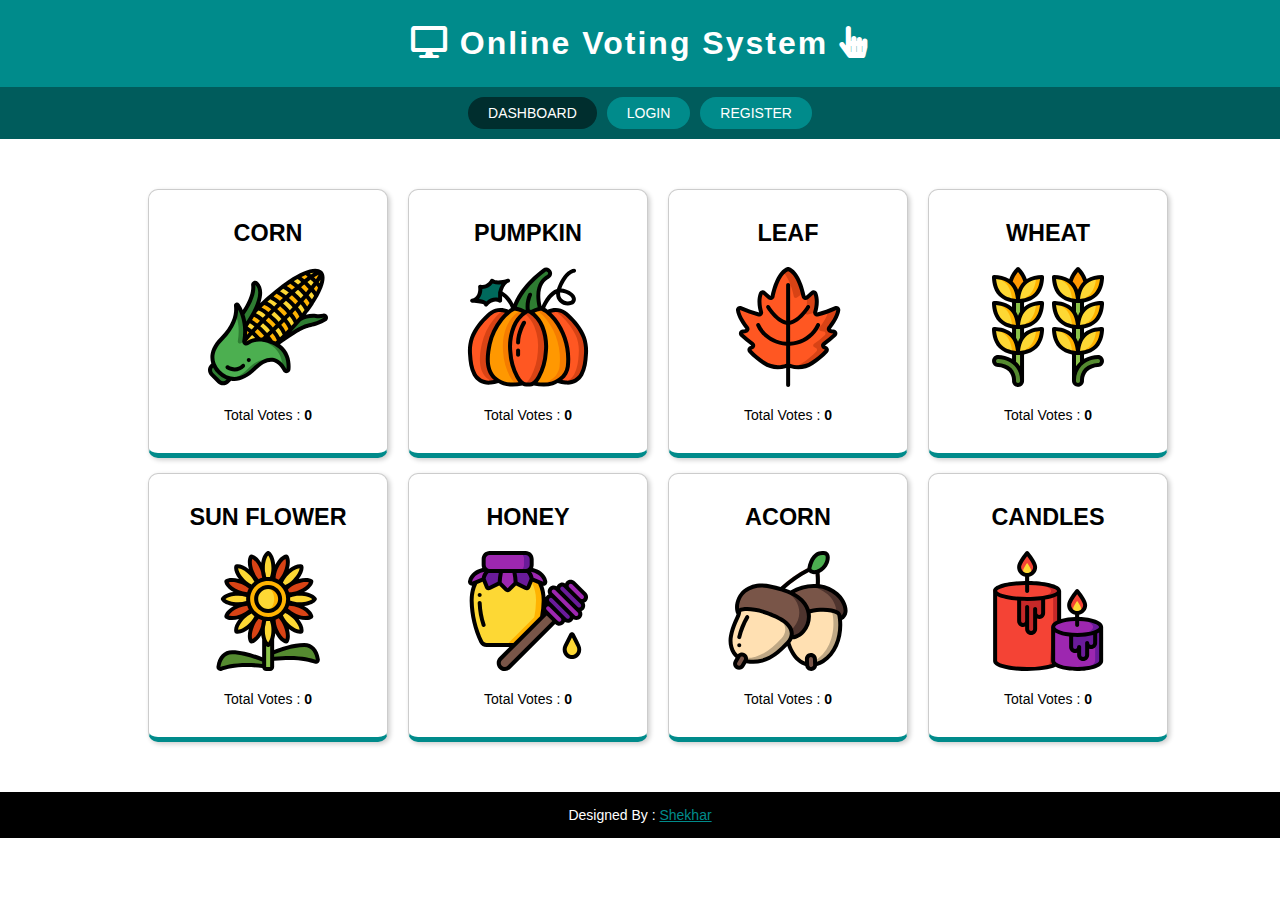
<file: voting-panel/index.html>
<!DOCTYPE html>
<html lang="en">
    <head>
        <meta charset="UTF-8">
        <meta name="viewport" content="width=device-width, initial-scale=1.0">
        <title>Home | Online Voting System</title>
        <link rel="shortcut icon" href="img/favicon.ico" type="image/x-icon">
        <link rel="stylesheet" href="css/style.css">
        <link rel="stylesheet" href="css/css/all.css">
    </head>
    <body>
        
        <header>
            <div class="project-title">
                <h1><i class="fas fa-desktop"></i> Online Voting System <i class="fas fa-hand-pointer"></i></h1>
            </div>
            <div class="navbar">
                <ul>
                    <li><a href="#" class="active">Dashboard</a></li>
                    <li><a href="login.html">Login</a></li>
                    <li><a href="register.html">Register</a></li>
                </ul>
            </div>
        </header>

        <section>

            <div class="container">

                <div class="row">

                    <div class="col">

                        <div class="election-symbol-box">
                            <div class="heading">
                                <h3>corn</h3>
                            </div>
                            <div class="election-symbol">
                                <img src="img/svg/001-corn.svg" alt="election symbol">
                            </div>
                            <div class="total-votes">
                                <p>Total Votes : <span>0</span></p>
                            </div>
                        </div>
                        
                        <div class="election-symbol-box">
                            <div class="heading">
                                <h3>pumpkin</h3>
                            </div>
                            <div class="election-symbol">
                                <img src="img/svg/002-pumpkin.svg" alt="election symbol">
                            </div>
                            <div class="total-votes">
                                <p>Total Votes : <span>0</span></p>
                            </div>
                        </div>

                    </div>
                    
                    <div class="col">

                        <div class="election-symbol-box">
                            <div class="heading">
                                <h3>leaf</h3>
                            </div>
                            <div class="election-symbol">
                                <img src="img/svg/003-leaf.svg" alt="election symbol">
                            </div>
                            <div class="total-votes">
                                <p>Total Votes : <span>0</span></p>
                            </div>
                        </div>

                        <div class="election-symbol-box">
                            <div class="heading">
                                <h3>wheat</h3>
                            </div>
                            <div class="election-symbol">
                                <img src="img/svg/004-wheat.svg" alt="election symbol">
                            </div>
                            <div class="total-votes">
                                <p>Total Votes : <span>0</span></p>
                            </div>
                        </div>

                    </div>

                </div>
                <div class="row">

                    <div class="col">

                        <div class="election-symbol-box">
                            <div class="heading">
                                <h3>sun flower</h3>
                            </div>
                            <div class="election-symbol">
                                <img src="img/svg/005-sunflower.svg" alt="election symbol">
                            </div>
                            <div class="total-votes">
                                <p>Total Votes : <span>0</span></p>
                            </div>
                        </div>
                        
                        <div class="election-symbol-box">
                            <div class="heading">
                                <h3>honey</h3>
                            </div>
                            <div class="election-symbol">
                                <img src="img/svg/006-honey.svg" alt="election symbol">
                            </div>
                            <div class="total-votes">
                                <p>Total Votes : <span>0</span></p>
                            </div>
                        </div>

                    </div>
                    
                    <div class="col">

                        <div class="election-symbol-box">
                            <div class="heading">
                                <h3>acorn</h3>
                            </div>
                            <div class="election-symbol">
                                <img src="img/svg/007-acorn.svg" alt="election symbol">
                            </div>
                            <div class="total-votes">
                                <p>Total Votes : <span>0</span></p>
                            </div>
                        </div>

                        <div class="election-symbol-box">
                            <div class="heading">
                                <h3>candles</h3>
                            </div>
                            <div class="election-symbol">
                                <img src="img/svg/008-candles.svg" alt="election symbol">
                            </div>
                            <div class="total-votes">
                                <p>Total Votes : <span>0</span></p>
                            </div>
                        </div>

                    </div>

                </div>

            </div>

        </section>

        <footer>
            <p>Designed By : <a href="voting-panel.html">Shekhar</a></p>
        </footer>


        <script src="js/jquery.min.js"></script>
        <script src="js/script.js"></script>
    </body>
</html>
</file>
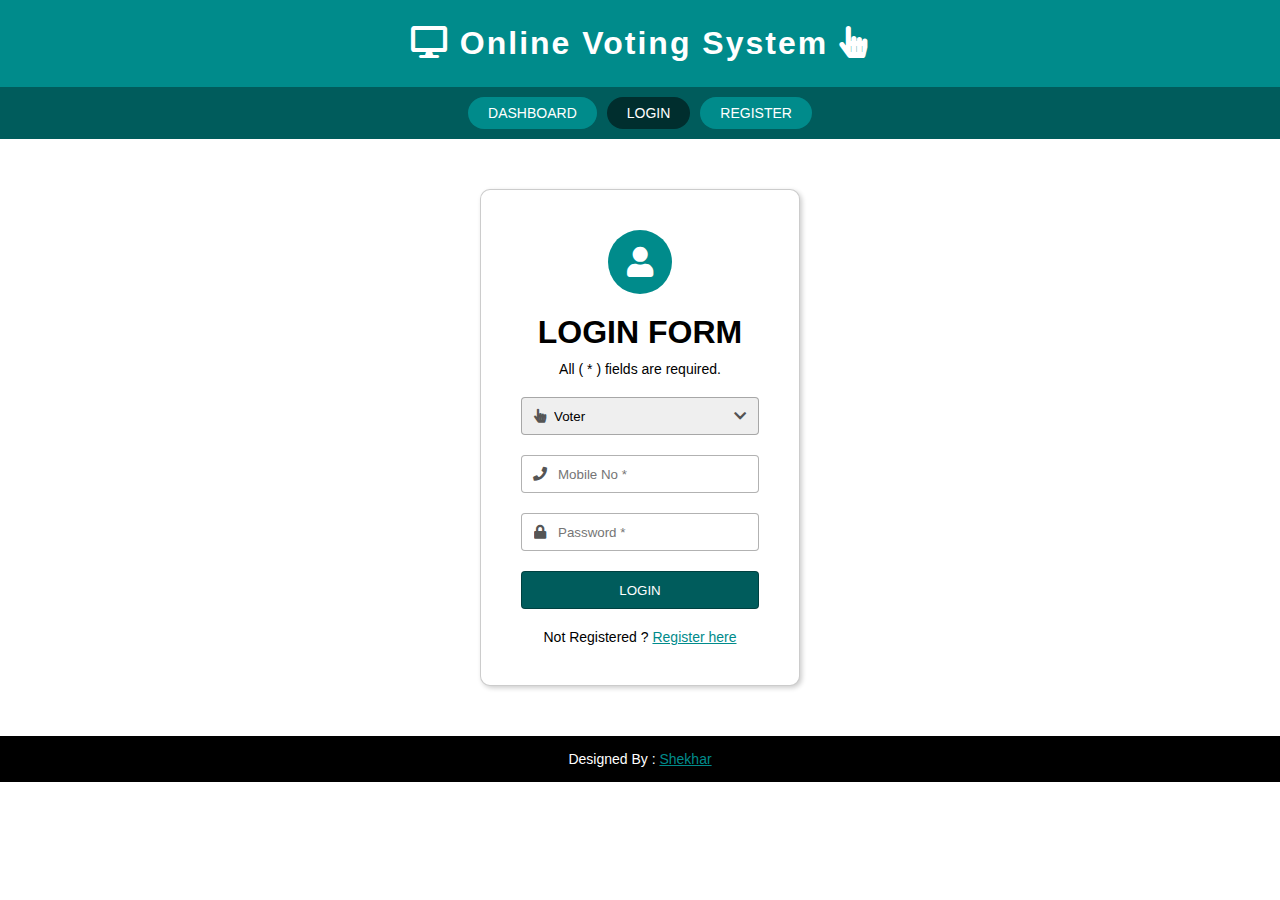
<file: voting-panel/login.html>
<!DOCTYPE html>
<html lang="en">
    <head>
        <meta charset="UTF-8">
        <meta name="viewport" content="width=device-width, initial-scale=1.0">
        <title>Login | Online Voting System</title>
        <link rel="shortcut icon" href="img/favicon.ico" type="image/x-icon">
        <link rel="stylesheet" href="css/style.css">
        <link rel="stylesheet" href="css/css/all.css">
    </head>
    <body>
        
        <header>
            <div class="project-title">
                <h1><i class="fas fa-desktop"></i> Online Voting System <i class="fas fa-hand-pointer"></i></h1>
            </div>
            <div class="navbar">
                <ul>
                    <li><a href="index.html">Dashboard</a></li>
                    <li><a href="#" class="active">Login</a></li>
                    <li><a href="register.html">Register</a></li>
                </ul>
            </div>
        </header>

        

        <section>

            <div class="container">

                <div class="row">

                    <div class="col">

                        <form action="#" method="post" enctype="multipart/form-data" autocomplete="on">
                            <div class="form-container">

                                <center>
                                    <div class="icon">
                                        <i class="fas fa-user"></i>
                                    </div>
                                    <div class="heading">
                                        <h1>Login Form</h1>
                                    </div>
                                    <div class="desc">
                                        <p>All ( * ) fields are required.</p>
                                    </div>
                                </center>

                                <div class="form-group">
                                    <div class="input-group">
                                        <div class="select-wrap">
                                            <select name="login_type" id="login-type">
                                                <option value="Voter">Voter</option>
                                                <option value="Candidate">Candidate</option>
                                            </select>
                                            <i class="fas fa-hand-pointer"></i>
                                        </div>
                                    </div>
                                </div>

                                <div class="form-group">
                                    <div class="input-group">
                                        <input type="tel" name="mobile" id="mobile" maxlength="10" placeholder="Mobile No *">
                                        <i class="fas fa-phone"></i>
                                    </div>
                                </div>
                                
                                <div class="form-group">
                                    <div class="input-group">
                                        <input type="password" name="password" id="password" placeholder="Password *">
                                        <i class="fas fa-lock"></i>
                                    </div>
                                </div>

                                <div class="form-group">
                                    <div class="input-group">
                                        <button type="submit" id="btnLogin">LOGIN</button>
                                    </div>
                                </div>

                                <div class="form-group">
                                    <p style="text-align: center;">Not Registered ? <a href="register.html">Register here</a></p>
                                </div>

                            </div>
                        </form>
                        
                    </div>

                </div>

            </div>

        </section>

        <footer>
            <p>Designed By : <a href="voting-panel.html">Shekhar</a></p>
        </footer>


        <script src="js/jquery.min.js"></script>
        <script src="js/script.js"></script>
    </body>
</html>
</file>
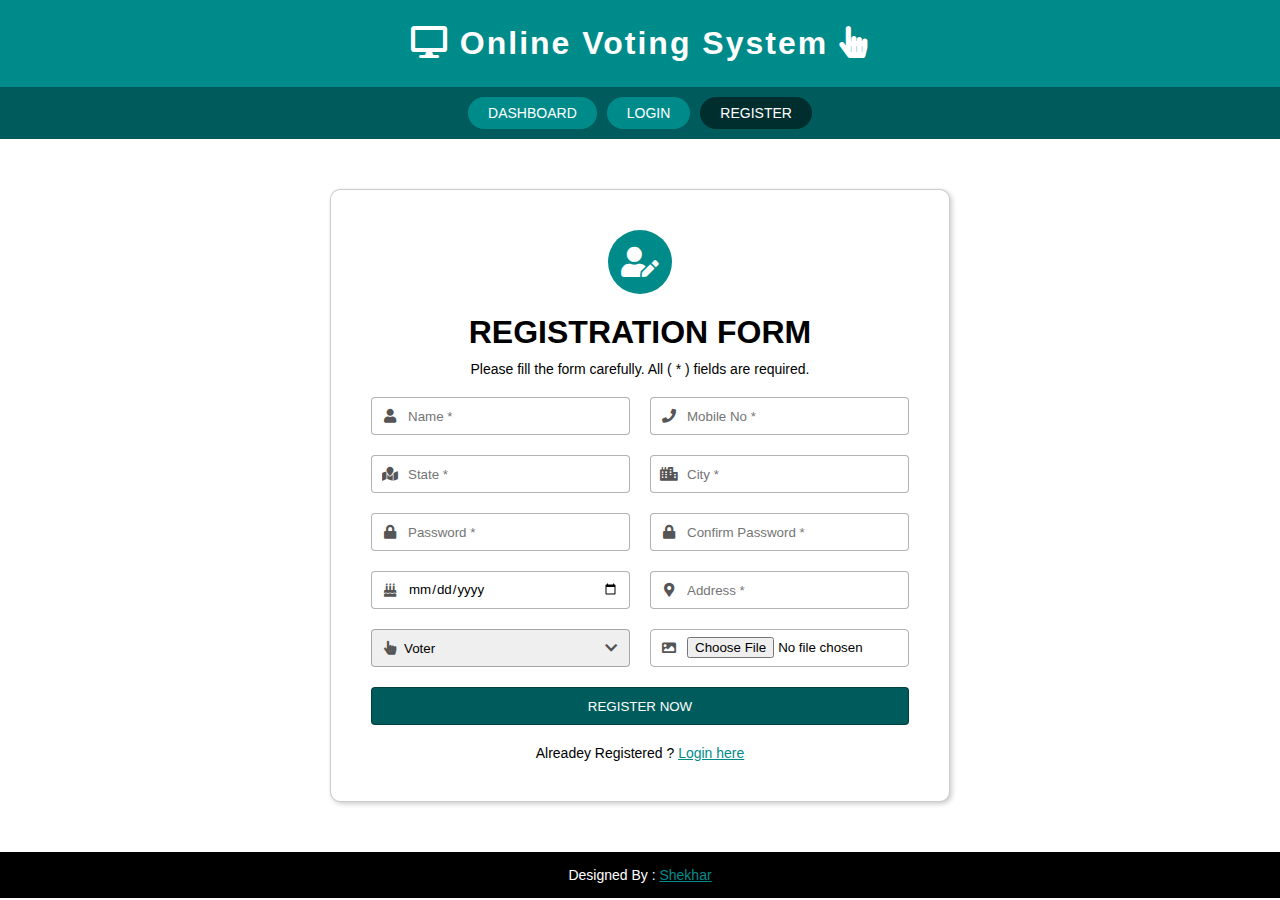
<file: voting-panel/register.html>
<!DOCTYPE html>
<html lang="en">
    <head>
        <meta charset="UTF-8">
        <meta name="viewport" content="width=device-width, initial-scale=1.0">
        <title>Register | Online Voting System</title>
        <link rel="shortcut icon" href="img/favicon.ico" type="image/x-icon">
        <link rel="stylesheet" href="css/style.css">
        <link rel="stylesheet" href="css/css/all.css">
    </head>
    <body>
        
        <header>
            <div class="project-title">
                <h1><i class="fas fa-desktop"></i> Online Voting System <i class="fas fa-hand-pointer"></i></h1>
            </div>
            <div class="navbar">
                <ul>
                    <li><a href="index.html">Dashboard</a></li>
                    <li><a href="login.html">Login</a></li>
                    <li><a href="#" class="active">Register</a></li>
                </ul>
            </div>
        </header>

        <section>

            <div class="container">

                <div class="row">

                    <div class="col">

                        <form action="#" method="post" enctype="multipart/form-data" autocomplete="on">
                            <div class="form-container full">

                                <center>
                                    <div class="icon">
                                        <i class="fas fa-user-edit"></i>
                                    </div>
                                    <div class="heading">
                                        <h1>Registration Form</h1>
                                    </div>
                                    <div class="desc">
                                        <p>Please fill the form carefully. All ( * ) fields are required.</p>
                                    </div>
                                </center>

                                <div class="form-group">
                                    <div class="input-group">
                                        <input type="text" name="name" id="name" placeholder="Name *">
                                        <i class="fas fa-user"></i>
                                    </div>
                                    <div class="input-group">
                                        <input type="tel" name="mobile" id="mobile" maxlength="10" placeholder="Mobile No *">
                                        <i class="fas fa-phone"></i>
                                    </div>
                                </div>
                                
                                <div class="form-group">
                                    <div class="input-group">
                                        <input type="text" name="state" id="state" placeholder="State *">
                                        <i class="fas fa-map-marked"></i>
                                    </div>
                                    <div class="input-group">
                                        <input type="text" name="city" id="city" placeholder="City *">
                                        <i class="fas fa-city"></i>
                                    </div>
                                </div>

                                <div class="form-group">
                                    <div class="input-group">
                                        <input type="password" name="passowrd" id="password" placeholder="Password *">
                                        <i class="fas fa-lock"></i>
                                    </div>
                                    <div class="input-group">
                                        <input type="password" name="confirm_passowrd" id="confirm-password" placeholder="Confirm Password *">
                                        <i class="fas fa-lock"></i>
                                    </div>
                                </div>

                                <div class="form-group">
                                    <div class="input-group">
                                        <input type="date" name="dob" id="dob">
                                        <i class="fas fa-birthday-cake"></i>
                                    </div>
                                    <div class="input-group">
                                        <input type="text" name="address" id="address" placeholder="Address *">
                                        <i class="fas fa-map-marker-alt"></i>
                                    </div>
                                </div>

                                <div class="form-group">
                                    <div class="input-group">
                                        <div class="select-wrap">
                                            <select name="register_type" id="register-type">
                                                <option value="Voter">Voter</option>
                                                <option value="Candidate">Candidate</option>
                                            </select>
                                            <i class="fas fa-hand-pointer"></i>
                                        </div>
                                    </div>
                                    <div class="input-group">
                                        <input type="file" name="photo" id="photo">
                                        <i class="fas fa-image"></i>
                                    </div>
                                </div>

                                <div class="form-group">
                                    <div class="input-group">
                                        <button type="submit" id="btnRegister">REGISTER NOW</button>
                                    </div>
                                </div>

                                <div class="form-group">
                                    <p style="text-align: center;">Alreadey Registered ? <a href="login.html">Login here</a></p>
                                </div>

                            </div>
                        </form>
                        
                    </div>

                </div>

            </div>

        </section>

        <footer>
            <p>Designed By : <a href="voting-panel.html">Shekhar</a></p>
        </footer>


        <script src="js/jquery.min.js"></script>
        <script src="js/script.js"></script>
    </body>
</html>
</file>
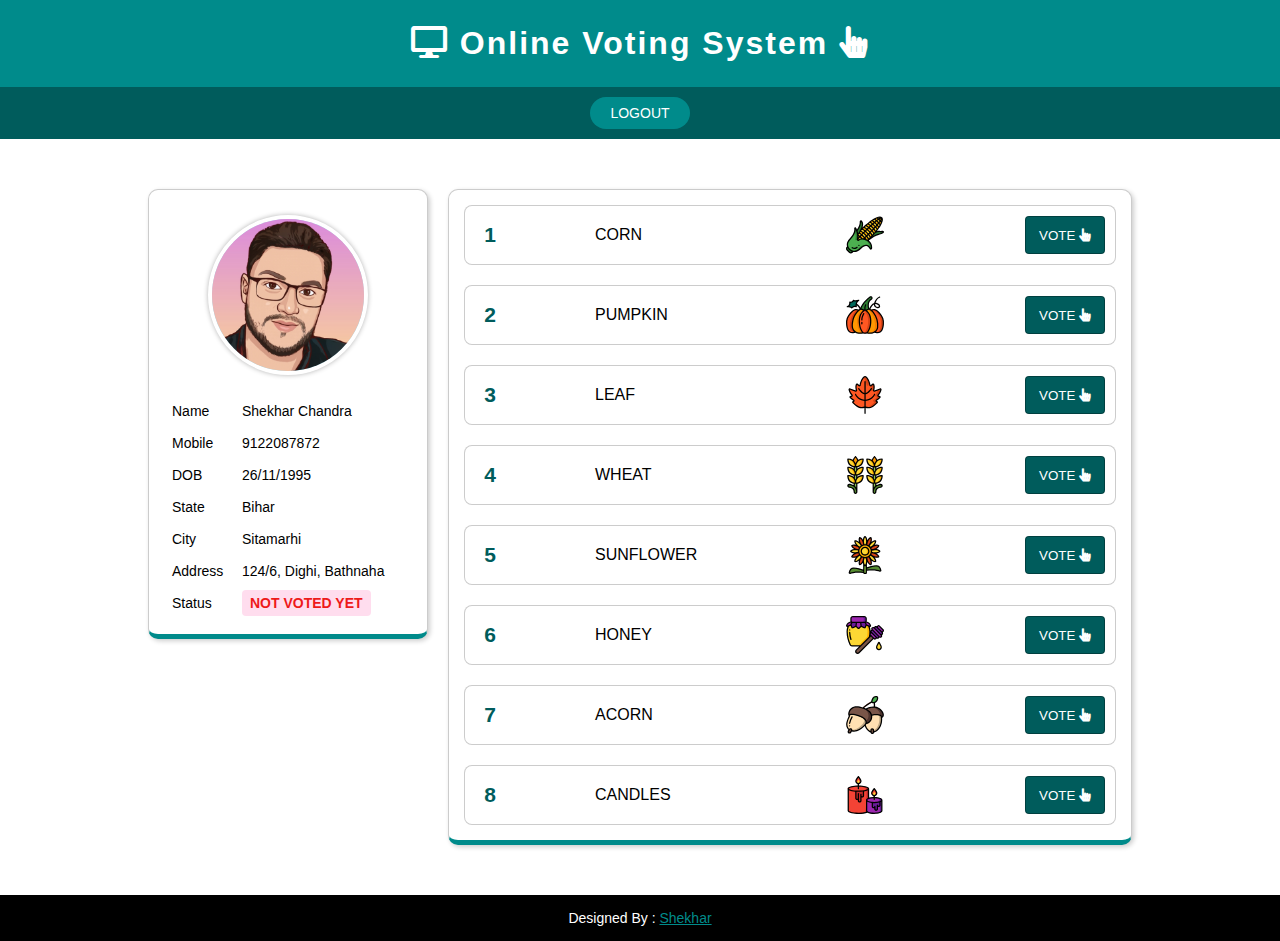
<file: voting-panel/voting-panel.html>
<!DOCTYPE html>
<html lang="en">
    <head>
        <meta charset="UTF-8">
        <meta name="viewport" content="width=device-width, initial-scale=1.0">
        <title>Voting Panel | Online Voting System</title>
        <link rel="shortcut icon" href="img/favicon.ico" type="image/x-icon">
        <link rel="stylesheet" href="css/style.css">
        <link rel="stylesheet" href="css/css/all.css">
    </head>
    <body>
        
        <header>
            <div class="project-title">
                <h1><i class="fas fa-desktop"></i> Online Voting System <i class="fas fa-hand-pointer"></i></h1>
            </div>
            <div class="navbar">
                <ul>
                    <li><a href="login.html">Logout</a></li>
                </ul>
            </div>
        </header>

        <section>

            <div class="container">

                <div class="row">
                    
                    <div class="col left-side">
                        <div class="profile">

                            <div class="profile-photo">
                                <div class="image-box">
                                    <img src="img/user/IMG_20220406_010753.png" alt="Profile Image">
                                </div>
                            </div>

                            <div class="profile-details">
                                <table>
                                    <tr>
                                        <td>Name</td>
                                        <td>Shekhar Chandra</td>
                                    </tr>
                                    <tr>
                                        <td>Mobile</td>
                                        <td>9122087872</td>
                                    </tr>
                                    <tr>
                                        <td>DOB</td>
                                        <td>26/11/1995</td>
                                    </tr>
                                    <tr>
                                        <td>State</td>
                                        <td>Bihar</td>
                                    </tr>
                                    <tr>
                                        <td>City</td>
                                        <td>Sitamarhi</td>
                                    </tr>
                                    <tr>
                                        <td>Address</td>
                                        <td>124/6, Dighi, Bathnaha</td>
                                    </tr>
                                    <tr>
                                        <td>Status</td>
                                        <td><span id="status">Not Voted Yet</span></td>
                                    </tr>
                                </table>
                            </div>
                        </div>
                    </div>

                    <div class="col right-side">
                        <div class="voting-container">

                            <div class="voting-panel">
                                <div class="symbol-order">
                                    <h2>1</h2>
                                </div>
                                <div class="symbol-name">
                                    <span>corn</span>
                                </div>
                                <div class="symbol-image">
                                    <img src="img/svg/001-corn.svg" alt="Corn">
                                </div>
                                <div class="voting-button">
                                    <button>VOTE <i class="fas fa-hand-pointer"></i></button>
                                </div>
                            </div>

                            <div class="voting-panel">
                                <div class="symbol-order">
                                    <h2>2</h2>
                                </div>
                                <div class="symbol-name">
                                    <span>pumpkin</span>
                                </div>
                                <div class="symbol-image">
                                    <img src="img/svg/002-pumpkin.svg" alt="Corn">
                                </div>
                                <div class="voting-button">
                                    <button>VOTE <i class="fas fa-hand-pointer"></i></button>
                                </div>
                            </div>

                            <div class="voting-panel">
                                <div class="symbol-order">
                                    <h2>3</h2>
                                </div>
                                <div class="symbol-name">
                                    <span>leaf</span>
                                </div>
                                <div class="symbol-image">
                                    <img src="img/svg/003-leaf.svg" alt="Corn">
                                </div>
                                <div class="voting-button">
                                    <button>VOTE <i class="fas fa-hand-pointer"></i></button>
                                </div>
                            </div>

                            <div class="voting-panel">
                                <div class="symbol-order">
                                    <h2>4</h2>
                                </div>
                                <div class="symbol-name">
                                    <span>wheat</span>
                                </div>
                                <div class="symbol-image">
                                    <img src="img/svg/004-wheat.svg" alt="Corn">
                                </div>
                                <div class="voting-button">
                                    <button>VOTE <i class="fas fa-hand-pointer"></i></button>
                                </div>
                            </div>

                            <div class="voting-panel">
                                <div class="symbol-order">
                                    <h2>5</h2>
                                </div>
                                <div class="symbol-name">
                                    <span>sunflower</span>
                                </div>
                                <div class="symbol-image">
                                    <img src="img/svg/005-sunflower.svg" alt="Corn">
                                </div>
                                <div class="voting-button">
                                    <button>VOTE <i class="fas fa-hand-pointer"></i></button>
                                </div>
                            </div>

                            <div class="voting-panel">
                                <div class="symbol-order">
                                    <h2>6</h2>
                                </div>
                                <div class="symbol-name">
                                    <span>honey</span>
                                </div>
                                <div class="symbol-image">
                                    <img src="img/svg/006-honey.svg" alt="Corn">
                                </div>
                                <div class="voting-button">
                                    <button>VOTE <i class="fas fa-hand-pointer"></i></button>
                                </div>
                            </div>

                            <div class="voting-panel">
                                <div class="symbol-order">
                                    <h2>7</h2>
                                </div>
                                <div class="symbol-name">
                                    <span>acorn</span>
                                </div>
                                <div class="symbol-image">
                                    <img src="img/svg/007-acorn.svg" alt="Corn">
                                </div>
                                <div class="voting-button">
                                    <button>VOTE <i class="fas fa-hand-pointer"></i></button>
                                </div>
                            </div>

                            <div class="voting-panel">
                                <div class="symbol-order">
                                    <h2>8</h2>
                                </div>
                                <div class="symbol-name">
                                    <span>candles</span>
                                </div>
                                <div class="symbol-image">
                                    <img src="img/svg/008-candles.svg" alt="Corn">
                                </div>
                                <div class="voting-button">
                                    <button>VOTE <i class="fas fa-hand-pointer"></i></button>
                                </div>
                            </div>

                        </div>
                    </div>

                </div>

            </div>

        </section>

        <footer>
            <p>Designed By : <a href="#">Shekhar</a></p>
        </footer>


        <script src="js/jquery.min.js"></script>
        <script src="js/script.js"></script>
    </body>
</html>
</file>
<file: car-parking-dark/css/style.css>
@import url('https://fonts.googleapis.com/css2?family=Montserrat:wght@100;200;300;400;500;600;700;800;900&display=swap');

*,
*::before,
*::after {
    margin: 0;
    padding: 0;
    outline: none;
    box-sizing: border-box;
    list-style-type: none;
    text-decoration: none;
    transition: all 0.3s;
    letter-spacing: 0.3px;
    scroll-behavior: smooth;
}

body {
    font-family: 'Montserrat', sans-serif;
}

header {
    position: sticky;
    top: 0;
    left: 0;
    z-index: 5;
    width: 100%;
    padding: 20px 100px;
    background: #252526;
    display: flex;
    justify-content: center;
    align-items: center;
}
header h1 {
    text-transform: uppercase;
    font-size: 24px;
    color: #B2B2B2;
}
header h1 i {
    margin-right: 10px;
    
}

.container {
    padding: 20px;
    width: 100%;
    background: #3E3E42;
}
.container .content {
    background: #2D2D30;
    position: relative;
    width: 100%;
    padding: 40px;
    border-radius: 10px;
    border: 1px solid rgba(0, 0, 0, 0.8);
}

h2 {
    text-transform: uppercase;
    font-size: 20px;
    margin-bottom: 20px;
    color: #B2B2B2;
}
h2 i {
    margin-right: 12px;
    color: #FFFFFF;
}

form {
    position: relative;
    width: 100%;
}
.input-group {
    position: relative;
    width: 100%;
    margin-bottom: 15px;
    display: flex;
}
.input-box {
    position: relative;
    width: 100%;
    margin-right: 15px;
}
.input-group:last-child,
.input-box:last-child {
    margin: 0;
}
.input-box input,
.input-box textarea {
    background-color: #3E3E42;
    color: #B2B2B2;
    width: 100%;
    height: 38px;
    padding: 0 10px 0 38px;
    border: 1px solid rgba(0, 0, 0, 0.8);
    border-radius: 5px;
    font-family: 'Montserrat', sans-serif;
    text-transform: uppercase;
}
.input-box textarea {
    padding: 10px 10px 10px 38px;
    resize: none;
    height: 120px;
} 
.input-box input:focus,
.input-box textarea:focus {
    border: 1px solid #007ACC;
    box-shadow: 0 0 4px 2px rgba(0, 122, 204, 0.3);
}
.input-box input:focus.error,
.input-box textarea:focus.error {
    border-color: #ee1a1a;
    box-shadow: 0 0 4px 2px rgba(238, 26, 26, 0.3);
}
.input-box .prepend {
    width: 38px;
    height: 36px;
    position: absolute;
    top: 1px;
    left: 1px;
    display: flex;
    justify-content: center;
    align-items: center;
    font-size: 14px;
    color: #B2B2B2;
}

.btn {
    display: inline-block;
    border: none;
    border-radius: 5px;
    padding: 10px 14px;
    border: 1px solid rgba(0, 0, 0, 0.8);
    text-transform: uppercase;
    font-size: 14px;
    cursor: pointer;
    user-select: none;
}
.btn i {
    margin-right: 10px;
}
.btn-bg {
    background: #252526;
    color: #B2B2B2;
}
.btn-bg:hover {
    box-shadow: 0 0 4px 2px rgba(0, 122, 204, 0.3);
}


.table-container {
    width: 100%;
    margin-top: 20px;
    max-height: 480px;
    overflow: auto;
}
table {
    position: relative;
    width: 100%;
    border-collapse: collapse;
    min-width: 1150px;
    text-align: left;
    text-transform: uppercase;
    font-size: 14px;
}
table thead {
    position: sticky;
    top: 0;
    left: 0;
}
table tfoot {
    position: sticky;
    bottom: 0;
    left: 0;
}
table tr {
    border: 1px solid rgba(0, 0, 0, 0.8);
    background: #515155;
    color: #B2B2B2;
}
table tr:nth-child(even) {
    background: #3E3E42;
}
table tr th {
    padding: 10px;
    background: #252526;
    color: #B2B2B2;
}
table tr th i {
    margin-right: 10px;
    color: #FFFFFF;
}
table tr td {
    padding: 8px 10px;
}
table tr th:last-child,
table tr td:last-child {
    text-align: center;
}
table tr td button {
    padding: 4px 5px;
    cursor: pointer;
    border: none;
    outline: none;
    border-radius: 4px;
}
table tr td button.edit {
    background: #049104;
    color: #fff;
}
table tr td button.delete {
    background: #d40707;
    color: #fff;
}


@media screen and (max-width: 721px){

    header {
        padding: 20px;
    }
    h1 {
        font-size: 18px;
    }
    h2 {
        font-size: 15px;
    }
    .container .content {
        padding: 20px;
    }
    .input-group {
        flex-direction: column;
    }
    .input-box {
        margin-bottom: 15px;
    }
}
</file>
<file: car-parking/css/style.css>
@import url('https://fonts.googleapis.com/css2?family=Montserrat:wght@100;200;300;400;500;600;700;800;900&display=swap');

*,
*::before,
*::after {
    margin: 0;
    padding: 0;
    outline: none;
    box-sizing: border-box;
    list-style-type: none;
    text-decoration: none;
    transition: all 0.3s;
    letter-spacing: 0.3px;
    scroll-behavior: smooth;
}
body {
    font-family: 'Montserrat', sans-serif;
}

header {
    position: sticky;
    top: 0;
    left: 0;
    z-index: 5;
    width: 100%;
    padding: 20px 100px;
    background: #045d62;
    display: flex;
    justify-content: center;
    align-items: center;
}
header h1 {
    text-transform: uppercase;
    font-size: 24px;
    color: #fff;
}
header h1 i {
    margin-right: 10px;
    
}

.container {
    padding: 20px;
    width: 100%;
    background: #eee;
}
.container .content {
    background: #fff;
    position: relative;
    width: 100%;
    padding: 40px;
    border-radius: 10px;
    border: 1px solid rgba(0, 0, 0, 0.2);
}

.modal-container {
    display: none;
    justify-content: center;
    align-items: center;
    position: absolute;
    top: 0;
    left: 0;
    width: 100%;
    height: 100vh;
    background: rgba(0, 0, 0, 0.6);
    backdrop-filter: blur(10px);
    z-index: 10;
}
.modal-container.active {
    display: flex;
}
.modal-container .content {
    background: #fff;
    position: relative;
    width: 780px;
    padding: 40px;
    border-radius: 10px;
    border: 1px solid rgba(0, 0, 0, 0.2);
}
.heading-group {
    display: flex;
    justify-content: space-between;
    align-items: flex-start;
    margin-bottom: 20px;
}
h2 {
    text-transform: uppercase;
    font-size: 20px;
    color: #555;
    line-height: 25px;
}
h2 i {
    margin-right: 10px;
    color: #045d62;
}
p {
    font-size: 14px;
    margin-bottom: 20px;
    color: #777;
    line-height: 20px;
}

form {
    position: relative;
    width: 100%;
}
.input-group {
    position: relative;
    width: 100%;
    margin-bottom: 15px;
    display: flex;
}
.input-box {
    position: relative;
    display: inline-block;
    width: 100%;
    margin-right: 15px;
}
.input-group:last-child,
.input-box:last-child {
    margin: 0;
}
.input-box input,
.input-box select {
    width: 100%;
    height: 38px;
    padding: 0 10px 0 38px;
    border: 1px solid rgba(0, 0, 0, 0.2);
    border-radius: 5px;
    font-family: 'Montserrat', sans-serif;
    text-transform: uppercase;
    background-color: #fff;
}
input[type="datetime-local"]::-webkit-inner-spin-button,
input[type="datetime-local"]::-webkit-calendar-picker-indicator {
    -webkit-appearance: none;
    opacity: 0;
}
.input-box select {
    appearance: none;
    -webkit-appearance: none;
    /* padding: 0 38px; */
} 
.input-box input:focus,
.input-box select:focus {
    border: 1px solid #045d62;
    box-shadow: 0 0 0 4px rgba(4, 93, 98, 0.3);
}
.input-box input:focus.error,
.input-box select:focus.error {
    border-color: #ee1a1a;
    box-shadow: 0 0 0 4px rgba(238, 26, 26, 0.3);
}
.input-box .icon-left,
.input-box .icon-right {
    width: 38px;
    height: 36px;
    position: absolute;
    top: 1px;
    display: flex;
    justify-content: center;
    align-items: center;
    font-size: 14px;
    background-color: #fff;
    color: #777;
}
.input-box .icon-left {
    border-radius: 4px 0 0 4px;
    left: 1px;
}
.input-box .icon-right {
    right: 1px;
    border-radius: 0 4px 4px 0;
    pointer-events: none;
}

.btn {
    display: inline-block;
    border: none;
    border-radius: 5px;
    padding: 10px 14px;
    border: 1px solid rgba(0, 0, 0, 0.2);
    text-transform: uppercase;
    font-size: 14px;
    cursor: pointer;
    user-select: none;
    background: #045d62;
    color: #fff;
}
.btn i {
    margin-right: 10px;
}
.btn:hover {
    box-shadow: 0 0 0 4px rgba(4, 93, 98, 0.3);
    color: #fff;
}


.table-container {
    width: 100%;
    margin-top: 20px;
    max-height: 420px;
    overflow: auto;
    border-radius: 5px;
    border: 1px solid rgba(0, 0, 0, 0.2);
}
table {
    position: relative;
    /* width: 100%; */
    border-collapse: collapse;
    min-width: 1500px;
    text-align: left;
    text-transform: uppercase;
    font-size: 14px;
}
table thead {
    position: sticky;
    top: 0;
    left: 0;
}
table tfoot {
    position: sticky;
    bottom: 0;
    left: 0;
    border-top: 1px solid rgba(0, 0, 0, 0.2);
}
table tr {
    border-bottom: 1px solid rgba(0, 0, 0, 0.2);
    background: #fff;
}
table tr:last-child {
    border-bottom: none;
}
table tr:nth-child(even) {
    background: #eee;
}
table tr th {
    padding: 12px 10px;
    background: #045d62;
    color: #fff;
}
table tr th i {
    margin-right: 10px;
    font-size: 14px;   
}
table tr td {
    padding: 8px 10px;
    color: #555;
}
table tr th:last-child,
table tr td:last-child {
    text-align: center;
}

table tr td span {
    padding: 3px 6px ;
    border-radius: 5px;
    /* font-size: 12px; */
    font-weight: bold;
}
table tr td span.parked-in {
    background: rgba(4, 145, 4, 0.2);
    color: #049104;
    border: 1px solid #049104;
}
table tr td span.parked-out {
    background: rgba(212, 7, 7, 0.2);
    color: #d40707;
    border: 1px solid #d40707;
}

table tr td button {
    padding: 5px;
    cursor: pointer;
    color: #fff;
    border: none;
    outline: none;
    border-radius: 4px;
    font-size: 12px;
}
table tr td button.edit {
    /* background: rgba(4, 145, 4, 0.2); */
    /* color: #049104; */
    background-color: #049104;
}
table tr td button.delete {
    /* background: rgba(212, 7, 7, 0.2); */
    /* color: #d40707; */
    background-color: #d40707;
}


@media screen and (max-width: 721px){

    header {
        padding: 20px;
    }
    h1 {
        font-size: 18px;
    }
    h2 {
        font-size: 16px;
    }
    .container .content {
        padding: 20px;
    }
    .modal-container {
        padding: 20px;
    }
    .modal-container .content {
        padding: 20px;
    }
    .input-group {
        flex-direction: column;
    }
    .input-box {
        margin-bottom: 15px;
    }
}
</file>
<file: res-mul-nav/css/style.css>
*{
    margin: 0;
    padding: 0;
    font-family: 'Segoe UI', Tahoma, Geneva, Verdana, sans-serif;
    box-sizing: border-box;
}
header{
    width: 100%;
    background: #262626;
    padding: 0px 100px;
    position: fixed;
    display: flex;
    box-shadow: 2px 0px 5px rgba(0, 0, 0, 0.5);
    z-index: 1;
}
.logo{
    width: 200px;
    height: 40px;
    line-height: 40px;
    text-align: left;
    color: #fff;
    font-weight: bold;
    font-size: 20px;
    text-transform: uppercase;
}
.logo img{
    width: 150px;
    height: 100%;
}

/*-----------------------Main Menu Start---------------------*/

nav{
    width: 100%;
    max-width: 1200px;
    position: relative;
    background: #262626;
}
nav ul{
    display: flex;
    justify-content: flex-end;
}
nav ul li{
    list-style-type: none;
    position: relative;
}
nav ul li a{
    display: block;
    color: #fff;
    font-size: 14px;
    height: 40px;
    line-height: 40px;
    padding: 0 20px;
    text-transform: uppercase;
    text-decoration: none;
    transition: 0.3s;
    cursor: pointer;
}
nav ul li a i{
    margin-right:10px;
    color: #ec5d0a;
}
nav ul li a.active,
nav ul li a:hover{
    background: #ec5d0a;
}
nav ul li a.active i,
nav ul li a:hover i{
    color: #fff;
    transition: 0.2s;
}

nav ul li.drop-down a{
    padding-right: 35px;
}
nav ul li.drop-down::before{
    content: '\f078';
    font-family: "Font Awesome 5 free";
    font-weight: 900;
    line-height: 40px;
    color: #fff;
    font-size: 12px;
    position: absolute;
    right: 15px;
}
nav ul li.active.drop-down::before{
    content: '\f077';
}

/*-----------------------Main Menu End---------------------*/

/*-----------------------Sub Menu Start---------------------*/

nav ul li ul{
    display: none;
    position: absolute;
    left: 0;
    top: 50px;
    background: #2C2C2F;
    box-shadow: 2px 2px 5px rgba(0, 0, 0, 0.5);
}
nav ul li ul::before{
    content: '';
    position: absolute;
    width: 15px;
    height: 15px;
    background: #2C2C2F;
    left: 20px;
    top: -7px;
    transform: rotate(45deg);
    
}
nav ul li.active ul{
    display: block;
}
nav ul li ul li{
    display: block;
    width: 230px;
}
nav ul li ul li a{
    height: 35px;
    line-height: 35px;
    font-size: 12px;
}


/*-----------------------Sub Menu End---------------------*/


/*-----------------------Extended Menu Start---------------------*/

nav ul li.active ul li ul{
    display: none;
    position: absolute;
    left: 240px;
    top: 0;
}
nav ul li ul li ul::before{
    content: '';
    position: absolute;
    width: 15px;
    height: 15px;
    background: #2C2C2F;
    left: -7px;
    top: 10px;
    transform: rotate(45deg);
    
}
nav ul li ul li.active ul{
    display: block;
}

nav ul li ul li.ext-drop-down a{
    padding-right: 35px;
}
nav ul li ul li.ext-drop-down::before{
    content: '\f105';
    font-family: "Font Awesome 5 free";
    font-weight: 900;
    line-height: 35px;
    color: #fff;
    font-size: 12px;
    position: absolute;
    right: 15px;
}
nav ul li ul li.active.ext-drop-down::before{
    content: '\f104';
}

/*-----------------------Extended Menu End---------------------*/

.toggle-menu{
    color: #fff;
    line-height: 40px;
    width: 40px;
    text-align: center;
    font-size: 22px;
    cursor: pointer;
    transition: 0.5s;
    display: none;
}
.toggle-menu::before{
    content: '\f0c9';
    font-family: "Font Awesome 5 Free";
    font-weight: 900;
}
.toggle-menu.active::before{
    content: '\f00d';
    font-family: "Font Awesome 5 Free";
    font-weight: 900;
}
.toggle-menu:hover{
    background: #ec5d0a;
}


section{
    position: relative;
    width: 100%;
    height: 100vh;
}
section.bg{
    background: url(../img/bg.jpg) no-repeat center;
    background-size: cover;
    background-attachment: fixed;
}
section.bg::before{
    content: '';
    position: absolute;
    width: 100%;
    height: 100%;
    background: rgba(0, 0, 0, 0.8);
}
section .container{
    width: 100%;
    height: 100%;
    position: relative;
    display: flex;
    justify-content: center;
    align-items: center;
    padding: 0 200px;
}
.container .content{
    text-align: center;
}
.content h1{
    font-size: 40px;
    color: #ec5d0a;
    text-shadow: 2px 2px 5px #000;
    margin-bottom: 20px;
    letter-spacing: 5px;
}
.content p{
    color: #fff;
    margin-bottom: 20px;
    line-height: 30px;
    letter-spacing: 1px;
}
.content button{
    padding: 10px 20px;
    background: #ec5d0a;
    color: #fff;
    border-radius: 25px;
    border: 2px solid #fff;
    outline: none;
    cursor: pointer;
    font-size: 14px;
    letter-spacing: 1px;
}



@media screen and (max-width:986px) {
    header{
        padding: 10px;
        /* background: rgba(0, 0, 0, 0.5); */
    }
    .logo{
        flex: 1;
        padding-left: 10px;
    }

/*-----------------------Main Menu Start---------------------*/

    nav{
        position: absolute;
        width: 80%;
        height: calc(100vh - 60px);
        top: 60px;
        left: -100%;
        transition: 0.3s;
        box-shadow: 2px 2px 5px rgba(0, 0, 0, 0.5);
        /* background: rgba(0, 0, 0, 0.8); */
    }
    nav.active{
        left: 0;
    }
    nav ul{
        display: block;
    }

/*-----------------------Main Menu End---------------------*/

/*-----------------------Down Down Start---------------------*/

    nav ul li.active ul{
        position: relative;
        background: #2C2C2F;
        box-shadow: none;
        top: 0px;
    }
    nav ul li ul::before{
        left: 40px;
    }
    nav ul li ul li{
        width: 100%;
    }
    nav ul li ul li a{
        padding:  0 40px;
    }

/*-----------------------Drop Down End---------------------*/

/*-----------------------Ext Drop Down Start---------------------*/

    nav ul li ul li.active ul{
        display: block;
        position: relative;
        background: #1D1D1F;
        box-shadow: none;
        left: 0;
    }
    nav ul li ul li ul::before{
        background: #1D1D1F;
        left: 60px;
        top: -7px;
    }
    nav ul li ul li.ext-drop-down::before{
        content: '\f078';
    }
    nav ul li ul li.active.ext-drop-down::before{
        content: '\f077';
    }
    nav ul li ul li ul li a{
        padding:  0 60px;
    }
    
    

/*-----------------------Ext Down Menu End---------------------*/

    .toggle-menu{
        display: block;
    }
    section .container{
        padding: 0 30px;
    }
}
</file>
<file: sachin-project/css/style.css>
@import url('https://fonts.googleapis.com/css2?family=Montserrat:wght@100;200;300;400;500;600;700;800;900&display=swap');

*,
*::before,
*::after {
    margin: 0;
    padding: 0;
    outline: none;
    box-sizing: border-box;
    list-style-type: none;
    text-decoration: none;
    transition: all 0.3s;
    letter-spacing: 0.3px;
    scroll-behavior: smooth;
}
::-webkit-scrollbar{
    width: 8px;
    background: rgba(0, 0, 0, 0.2);
}
::-webkit-scrollbar-thumb{
    width: 8px;
    background: #29c3cb;
    border-radius: 15px;
}

body {
    font-family: 'Montserrat', sans-serif;
}

header {
    position: relative;
    width: 100%;
    padding: 0 100px;
}
section, footer {
    position: relative;
    width: 100%;
    padding: 40px 100px;
}


.row {
    display: flex;
    justify-content: space-between;
    align-items: flex-start;
}
.cols {
    width: 100%;
    flex: 1;
}
.container {
    padding: 20px;
    width: 100%;
    height: 100%;
    /* border: 1px solid; */
}

.flex {
    display: flex;
}
.flex-vc {
    align-items: center;
}
.flex-hc {
    justify-content: center;
}

.text-center {
    text-align: center;
}

p {
    font-size: 14px;
    margin-bottom: 10px;
    color: #555555;
    line-height: 24px;
}

.span-text {
    color: #ddd;
    font-size: 12px;
}

h1, h2, h3, h4, h5, h6 {
    margin-bottom: 15px;
    font-family: 'Raleway', sans-serif;
}
h1 {
    font-size: 50px;
    color: #29C3CB;
    /* text-transform: uppercase; */
}
h2 {
    font-size: 24px;
    color: #555;
    text-transform: uppercase;
    margin-bottom: 20px;
}
h2 i {
    margin-right: 10px;
    color: #29C3CB;
}

.btn {
    display: inline-block;
    border: none;
    border-radius: 5px;
    padding: 8px 14px;
    border: 1px solid rgba(0, 0, 0, 0.2);
    text-transform: uppercase;
    font-size: 14px;
    cursor: pointer;
    user-select: none;
}
.btn i {
    margin-right: 5px;
}
.btn-bg {
    background: #29C3CB;
    color: #fff;
}
.btn-outline {
    border: 1px solid #29C3CB;
    color: #555;
}
.btn-bg:hover {
    box-shadow: 0 0 0 4px rgb(42, 195, 203,0.3);
    color: #fff;
}
.btn-outline:hover {
    box-shadow: 0 0 0 4px rgb(42, 195, 203,0.3);
}

header {
    position: sticky;
    top: 0;
    left: 0;
    z-index: 2;
    background: #fff;
    background: linear-gradient(to right bottom,
                rgba(255, 255, 255, 0.3),
                rgba(255, 255, 255, 0.3));
    backdrop-filter: blur(2rem);
    height: 96px;
    display: flex;
    justify-content: space-between;
    align-items: center;
}

.brand {
    width: 220px;
    height: auto;
}
.brand img {
    width: 100%;
    height: 100%;
}

nav ul {
    display: flex;
}
nav ul li {
    margin-right: 20px;
    border-bottom: 2px solid transparent;
}
nav ul li:last-child {
    margin: 0px;
}
nav ul li a {
    display: inline-block;
    padding: 6px 10px;
    color: #555;
    text-transform: uppercase;
    font-size: 14px;
    letter-spacing: 1px;
}
nav ul li a i {
    margin-right: 10px;
}
nav ul li.active,
nav ul li:hover {
    border-bottom: 2px solid #29C3CB;
}

.menu {
    width: 40px;
    height: 36px;
    background-color: rgba(0, 0, 0, 0.1);
    display: none;
    justify-content: center;
    align-items: center;
    border-radius: 4px;
    position: absolute;
    top: 50%;
    right: 15px;
    transform: translateY(-50%);
    cursor: pointer;
    font-size: 20px;
}
.menu:hover {
    background-color: rgba(0, 0, 0, 0.2);
}

.banner {
    width: 100%;
}
.banner-img {
    width: 100%;
}
.banner-img img {
    width: 100%;
    height: 100%;
}

.section-dark {
    width: 100%;
    background: #eee;
}

form {
    position: relative;
    width: 100%;
}
form.contact {
    padding: 40px;
    border-radius: 10px;
    box-shadow: 2px 2px 10px 0 rgba(0, 0, 0, 0.1);
}
.input-group {
    position: relative;
    width: 100%;
    margin-bottom: 15px;
    display: flex;
}
.input-box {
    position: relative;
    width: 100%;
    margin-right: 15px;
}
.input-group:last-child,
.input-box:last-child {
    margin: 0;
}
.input-box input,
.input-box textarea {
    width: 100%;
    height: 38px;
    padding: 0 10px 0 38px;
    border: 1px solid rgba(0, 0, 0, 0.2);
    border-radius: 5px;
    font-family: 'Montserrat', sans-serif;
}
.input-box textarea {
    padding: 10px 10px 10px 38px;
    resize: none;
    height: 120px;
} 
.input-box input:focus,
.input-box textarea:focus {
    border: 1px solid #29C3CB;
    box-shadow: 0 0 0 4px rgb(42, 195, 203,0.3);
}
.input-box .prepend {
    width: 38px;
    height: 36px;
    position: absolute;
    top: 1px;
    left: 1px;
    display: flex;
    justify-content: center;
    align-items: center;
    font-size: 14px;
    color: #555;
}

.image-group {
    position: relative;
    width: 100%;
    display: flex;
    flex-wrap: wrap;
    margin-bottom: 13px;

}
.image-group .image-box {
    position: relative;
    width: 100%;
    min-width: 269px;
    border: 1px solid rgba(0, 0, 0, 0.1);
    margin-right: 10px;
    margin-bottom: 10px;
    flex: 1;
    border-radius: 5px;
    overflow: hidden;
}
.image-group .image-box .img-desc {
    position: absolute;
    bottom: -100%;
    left: 0;
    width: 100%;
    max-height: 50%;
    padding: 15px;
    background: #000;
    background: linear-gradient(to right bottom,
                rgba(0, 0, 0, 0.5),
                rgba(0, 0, 0, 0.5));
    backdrop-filter: blur(2rem);
    overflow: auto;
    overflow-x: hidden;
}
.image-group .image-box:hover .img-desc {
    bottom: 0;
}
.image-group .image-box .img-desc h2 {
    font-size: 18px;
    color: #29C3CB;
    margin-bottom: 5px;
}
.image-group .image-box .img-desc p {
    color: #fff;
}

.image-group .image-box:hover {
    box-shadow: 2px 2px 10px 0 rgba(0, 0, 0, 0.1);

}
.image-group .image-box img {
    width: 100%;
    height: 100%;
}

.google-map {
    width: 100%;
    height: 100%;
}
.google-map iframe {
    width: 100%;
    border: none;
    min-height: 410px;
    border-radius: 5px;
}


footer {
    background: #252936;
}

footer p {
    color: #bbb;
    font-size: 13px;
}
footer p i {
    color: #fff;
    margin-right: 8px;
}

footer h3 {
    color: #fff;
    font-size: 20px;
}
.footer-brand {
    width: 220px;
    margin-bottom: 20px;
}
.footer-brand img {
    width: 100%;
    height: 100%;
}

footer ul li a {
    display: inline-block;
    padding: 6px 0px;
    color: #bbb;
    font-size: 13px;
}
footer ul li a:hover {
    color: #29C3CB;
}
footer ul li a i {
    margin-right: 10px;
    color: #fff;
    font-size: 14px;
}
.footnote {
    width: 100%;
    padding: 15px;
    text-align: center;
    background-color: #0c0d12;
}
.footnote p {
    margin: 0;
}

#back-to-top {
    position: fixed;
    right: 30px;
    bottom: 20px;
    width: 40px;
    height: 40px;
    display: none;
    text-align: center;
    line-height: 40px;
    background: #29C3CB;
    border-radius: 50%;
    cursor: pointer;
    box-shadow: 0 2px 5px 0 rgba(0, 0, 0, 0.2);
    animation: updown 0.8s linear infinite;
}

@keyframes updown{
    0%{
        bottom: 20px;
    }
    50%{
        bottom: 30px;
    }
    100%{
        bottom: 20px;
    }
}



@media screen and (max-width: 721px){
    
    header {
        padding: 0 15px;
        height: 64px;
    }
    header, section, footer {
        padding: 15px;
    }

    .row {
        flex-direction: column;
    }

    .brand {
        width: 160px;
        height: 48px;
    }

    nav {
        display: block;
        position: absolute;
        top: 100%;
        left: -100%;
        background: #7cdadf;
        width: 100%;
    }
    nav.active {
        display: block;
        left: 0%;
        transition: 0.3s;
    }
    nav ul li {
        display: block;
        width: 100%;
        margin: 0;
    }
    nav ul li a {
        display: flex;
        flex-direction: column;
        padding: 10px 10px;
        text-align: center;
        color: #000;
    }
    nav ul li a i {
        margin: 0;
        margin-bottom: 6px;
    }

    .menu {
        display: flex;
    }
    
    .order-change {
        order: 2;
        text-align: center;
    }

}
</file>
<file: ui-assignment/css/style.css>
@import url('https://fonts.googleapis.com/css2?family=Raleway:wght@100;200;300;400;500;600;700;800;900&display=swap');

*,
*::before,
*::after {
    margin: 0;
    padding: 0;
    box-sizing: border-box;
    list-style-type: none;
    text-decoration: none;
    letter-spacing: 1px;
}
.txt-green {
    color: #00B697;
}
.bg-red {
    background: #F15B43;
}
.bg-dark-red {
    background: #E93D31;
}
.bg-green {
    background: #00B697;
}
.bg-dark-green {
    background: #00AC86;
}

body {
    font-family: 'Raleway', sans-serif;
}

header {
    position: -webkit-sticky;
    position: sticky;
    top: 0;
    left: 0;
    width: 100%;
    height: 90px;
    padding: 0 20px;
    background: #2E363D;
    display: flex;
    justify-content: space-between;
    align-items: center;
    z-index: 3;
}


header .brand {
    position: relative;
    width: 160px;
    height: 60px;
}
header .brand img {
    width: 100%;
    height: 100%;
}


header .navbar {
    position: relative;
    width: calc(100% - 200px);
}
header .navbar ul {
    position: relative;
    height: 100%;
    display: flex;
    justify-content: flex-end;
    align-items: center;
}
header .navbar ul li {
    position: relative;
    margin-left: 35px;
}
header .navbar ul li a {
    display: block;
    color: #FFF;
    padding: 10px 0px;
    text-transform: uppercase;
    font-size: 14px;
    font-weight: 600;
}
header .navbar ul li a:hover,
header .navbar ul li.active {
    border-bottom: 1px solid #FFF;
}
header .navbar ul li a:hover::before,
header .navbar ul li.active::before {
    content: '';
    width: 10px;
    height: 10px;
    border: 1px solid #FFF;
    background: #00B697;
    position: absolute;
    top: calc(100% - 5px);
    left: calc((100% / 2) - 5px);
    border-radius: 50%;
}
header .navbar ul li button {
    padding: 8px 12px;
    outline: none;
    color: #FFF;
    border: 1px solid #FFF;
    cursor: pointer;
}
header .navbar ul li button.outline {
    background: transparent;
}
header .navbar ul li button.fill {
    background: #F3AD1E;
}

.mob-menu {
    position: relative;
    width: 48px;
    height: 40px;
    display: none;
    flex-direction: column;
    justify-content: space-between;
    align-items: center;
    padding: 12px;
    cursor: pointer;
}
.mob-menu span {
    width: 100%;
    height: 2px;
    background: #FFF;
}



section.header {
    position: relative;
    width: 100%;
    background: #2E363D;
    padding: 50px 0 60px 0;
}
section.header::before {
    content: '';
    width: 48px;
    height: 48px;
    border: 5px solid #FFF;
    border-radius: 50%;
    background: #F3AD1E;
    position: absolute;
    top: calc(100% - 24px);
    left: calc((100% / 2) - 24px);
    z-index: 1;
}
section.header::after {
    content: '';
    width: 18px;
    height: 18px;
    border: none;
    border-right: 2px solid #FFF;
    border-bottom: 2px solid #FFF;
    transform: rotate(45deg);
    position: absolute;
    top: calc(100% - 14px);
    left: calc((100% / 2) - 9px);
    z-index: 1;
}



.banner {
    position: relative;
    width: 100%;
    background: #2E363D;
    text-align: center;
}
.banner h1 {
    color: #FFF;
    font-size: 38px;
    margin-bottom: 25px;
}
.banner .banner-img {
    width: auto;
    height: 280px;
    margin-bottom: 25px;
}
.banner .banner-img img{
    height: 100%;
}
.banner .banner-title {
    margin-bottom: 30px;
}
.banner .banner-title p {
    font-size: 26px;
    color:  #FFF;
    line-height: 40px;
}


.banner .newsletter P {
    color: #FFF;
    font-weight: 200;
    margin-bottom: 10px;
}
.banner .newsletter .input-group {
    position: relative;
    display: inline-block;
    width: 320px;
    border: 1px solid #fff;
}
.banner .newsletter .input-group input[type="email"] {
    width: 100%;
    height: 40px;
    outline: none;
    border: 1px solid #fff;
    padding: 0 90px 0 48px;
}

.banner .newsletter .input-group i {
    height: 40px;
    width: 48px;
    display: flex;
    justify-content: center;
    align-items: center;
    position: absolute;
    top: 0;
    left: 0;
    color: #777;
    font-size: 20px;
}
.banner .newsletter .input-group button {
    position: absolute;
    top: 2px;
    right: 2px;
    height: 36px;
    width: 80px;
    padding: 0 10px;
    background: #00B697;
    color: #fff;
    outline: none;
    border: 1px solid #00B697;
    cursor: pointer;
}

.container {
    position: relative;
    width: 100%;
    display: flex;
}
.bullet-red::before,
.bullet-green::before {
    content: '';
    width: 40px;
    height: 40px;
    border: 5px solid #FFF;
    border-radius: 50%;
    position: absolute;
    top: calc(100% - 20px);
    left: calc((100% / 2) - 20px);
    z-index: 1;
}
.bullet-red::before {
    background: #F15B43;
}
.bullet-green::before {
    background: #00B697;
}

.container .box {
    width: 100%;
    padding: 80px;
}
.container .box .image-box {
    width: 100%;
    height: 340px;
}
.container .box .image-box img {
    width: 100%;
    height: 100%;
}
.container .box h1 {
    font-size: 30px;
    color:  #F3AD1E;
    margin-bottom: 20px;
}
.container .box p {
    font-size: 14px;
    color:  #FFF;
    margin-bottom: 20px;
    line-height: 22px;
}
.container .box button {
    padding: 10px 20px;
    border: 2px solid #FFF;
    outline: none;
    color: #FFF;
    cursor: pointer;
}

footer {
    position: relative;
    width: 100%;
    background: #2E363D;
    display: flex;
    justify-content: center;
    align-items: center;
    padding: 30px;
    color: #FFF;
    font-size: 14px;
}


@media only screen and (max-width: 768px) {

    header {
        height: 70px;
        padding: 0 10px;
    }

    header .brand {
        width: 140px;
        height: 50px;
    }

    header .navbar {
        width: 100%;
        height: 0px;
        overflow: hidden;
        position: absolute;
        top: 100%;
        left: 0;
        background: #1E2428;
        transition: 0.3s;
    }
    header .navbar.active {
        height: 290px;
    }
    header .navbar ul {
        width: 100%;
        display: flex;
        justify-content: flex-start;
        flex-direction: column;
    }
    header .navbar ul li {
        width: 100%;
        margin: 0;
    }
    header .navbar ul li a {
        display: block;
        padding: 12px 20px;
    }
    header .navbar ul li a:hover,
    header .navbar ul li.active {
        background: #00AC86;
        border: none;
    }
    header .navbar ul li a:hover::before,
    header .navbar ul li.active::before {
        content: '';
        border: none;
        background: none;
    }
    header .navbar ul li button {
        margin: 10px 10px 10px 20px;
    }
    .mob-menu {
       display: flex;
    }
    
    section.header {
        padding: 30px 20px 60px 20px;
    }
    .banner .banner-img {
        width: 100%;
    }
    .banner .banner-img img{
        width: 100%;
    }
    .container {
        flex-direction: column;
    }
    .container .box {
        padding: 40px 30px;
    }
    .container .box .image-box {
        width: 100%;
    }
    .container .box .image-box img {
        width: 100%;
    }
    
  }
</file>
<file: voting-panel/css/style.css>
* {
    margin: 0;
    padding: 0;
    box-sizing: border-box;
    list-style-type: none;
    transition: all 0.3s;
}
body {
    font-family: 'Segoe UI', Tahoma, Geneva, Verdana, sans-serif;
}
p {
    font-size: 14px;
}
a {
    color: #008B8B;
}
header, section, footer {
    position: relative;
    width: 100%;
}

header {
    position: -webkit-sticky;
    position: sticky;
    top: 0;
    left: 0;
    z-index: 1;
}
.project-title {
    position: relative;
    width: 100%;
    padding: 25px 0;
    text-align: center;
    color: #fff;
    letter-spacing:2px;
    background: darkcyan;
}


.navbar {
    position: relative;
    width: 100%;
    background: #005C5C;
    padding: 0 10%;
}
.navbar ul {
    position: relative;
    width: 100%;
    display: flex;
    justify-content: center;
    align-items: center;
    padding: 10px;
}
.navbar ul li {
    margin-right: 10px;
}
.navbar ul li:last-child {
    margin: 0;
}
.navbar ul li a {
    display: block;
    text-decoration: none;
    padding: 8px 20px;
    background: #008B8B;
    border-radius: 20px;
    color: #fff;
    text-transform: uppercase;
    font-size: 14px;
    font-weight: 500;
}
.navbar ul li a.active,
.navbar ul li a:hover {
    background: #002E2E;
}



section {
    padding: 30px 0;
}

.container {
    position: relative;
    width: 80%;
    margin: 0 auto;
    padding: 20px;
}
.container .row {
    position: relative;
    width: 100%;
    display: flex;
    justify-content: space-around;
    align-items: flex-start;
    margin-bottom: 15px;
}
.container .row:last-child {
    margin: 0;
}
.container .row .col {
    position: relative;
    width: 100%;
    display: flex;
    /* justify-content: space-around;
    align-items: center; */
    padding: 0px;
}
.container .row .col.left-side {
    width: 300px;
}
.container .row .col.right-side {
    width: calc(100% - 300px);
}
.election-symbol-box {
    width: 240px;
    padding: 30px;
    background: #fff;
    border: 1px solid rgba(0, 0, 0, 0.2);
    box-shadow: 2px 2px 5px rgba(0, 0, 0, 0.2);
    border-bottom: 5px solid darkcyan;
    text-align: center;
    border-radius: 10px;
    margin-right: 20px;
}
.election-symbol-box:hover {
    box-shadow: 0px 10px 10px rgba(0, 0, 0, 0.3);
}
.election-symbol-box .heading {
    margin-bottom: 10px;
    font-size: 20px;
    text-transform: uppercase;
}
.election-symbol-box .election-symbol {
    width: 100%;
    height: 140px;
    margin-bottom: 10px;
    padding: 10px;
}
.election-symbol-box .election-symbol img {
    width: 100%;
    height: 100%;
}
.election-symbol-box .total-votes span {
    font-weight: 700;
}


.profile {
    position: relative;
    width: 100%;
    background: #fff;
    border: 1px solid rgba(0, 0, 0, 0.2);
    box-shadow: 2px 2px 5px rgba(0, 0, 0, 0.2);
    border-bottom: 5px solid darkcyan;
    border-radius: 10px;
    padding: 15px;
    margin-right: 20px;
}
.profile .profile-photo {
    position: relative;
    width: 100%;
    height: 180px;
    display: flex;
    justify-content: center;
    align-items: center;
    margin-bottom: 10px;
}
.profile .profile-photo .image-box {
    position: relative;
    width: 160px;
    height: 160px;
    background: lightblue;
    border-radius: 50%;
    overflow: hidden;
    border: 4px solid #fff;
    box-shadow: 0px 0px 5px rgba(0, 0, 0, 0.3);
}
.profile .profile-photo .image-box img {
    width: 100%;
    height: 100%;
}
.profile .profile-details {
    position: relative;
    width: 100%;
}
.profile .profile-details table {
    position: relative;
    width: 100%;
    border-collapse: collapse;
    font-size: 14px;
}

.profile .profile-details table tr td {
   padding: 8px;
   vertical-align: text-top;
}
.profile .profile-details table tr td:first-child {
   width: 70px;
   font-weight: 500;
}
/* .profile .profile-details table tr td:last-child {
   text-align: right;
} */

#status {
    color: #ee1a1a;
    background: #FFDDEE;
    font-weight: 900;
    text-transform: uppercase;
    padding: 5px 8px;
    border-radius: 4px;
}


.voting-container {
    position: relative;
    width: 100%;
    background: #fff;
    border: 1px solid rgba(0, 0, 0, 0.2);
    box-shadow: 2px 2px 5px rgba(0, 0, 0, 0.2);
    border-bottom: 5px solid darkcyan;
    border-radius: 10px;
    padding: 15px;
}
.voting-panel {
    position: relative;
    background: #fff;
    width: 100%;
    height: 60px;
    border: 1px solid rgba(0, 0, 0, 0.2);
    border-radius: 8px;
    display: flex;
    justify-content: space-between;
    align-items: center;
    margin-bottom: 20px;
}
.voting-panel:last-child {
    margin: 0;
}
.voting-panel:hover {
    background: #eee;
    box-shadow: 2px 2px 5px rgba(0, 0, 0, 0.2);
}
.voting-panel .symbol-order,
.voting-panel .symbol-name,
.voting-panel .symbol-image,
.voting-panel .voting-button {
    display: flex;
    justify-content: center;
    align-items: center;
    padding: 10px;
}

.voting-panel .symbol-order {
    position: relative;
    width: 50px;
    height: 100%;
    color: #005C5C;
    font-size: 14px;
}
.voting-panel .symbol-name {
    position: relative;
    width: 150px;
    height: 100%;
    text-transform: uppercase;
    justify-content: flex-start;
}
.voting-panel .symbol-image {
    position: relative;
    width: 120px;
    height: 100%;
}
.voting-panel .symbol-image img {
    width: 100%;
    height: 100%;
}
.voting-panel .voting-button {
    position: relative;
    width: 120px;
    height: 100%;
    justify-content: flex-end;
}
.voting-panel .voting-button button {
    width: 80px;
    height: 38px;
    padding: 0 10px;
    outline: none;
    border-radius: 4px;
    border: 1px solid rgba(0, 0, 0, 0.3);
    cursor: pointer;
    background: #005C5C;
    color: #fff;
}
.voting-panel .voting-button button:hover {
    background: #002E2E;
    box-shadow: 0 0 0 4px rgba(0, 46, 46, 0.3);
}





form {
    position: relative;
    width: 100%;
    height: 100%;
    display: flex;
    justify-content: center;
    align-items: center;
}
.form-container {
    position: relative;
    width: 320px;
    background: #fff;
    padding: 40px;
    border: 1px solid rgba(0, 0, 0, 0.2);
    box-shadow: 2px 2px 5px rgba(0, 0, 0, 0.2);
    border-radius: 10px;
}
.form-container.full {
    width: 620px;
}
.icon {
    position: relative;
    width: 64px;
    height: 64px;
    background: #008B8B;
    margin-bottom: 20px; 
    border-radius: 50%;
    display: flex;
    justify-content: center;
    align-items: center;
    font-size: 30px;
    color: #fff;
}
.heading {
    margin-bottom: 10px;
    text-transform: uppercase;
}
.desc {
    margin-bottom: 20px;
}
.form-group {
    position: relative;
    width: 100%;
    margin-bottom: 20px; 
    display: flex;
    justify-content: center;
    align-items: center;
}
.form-group:last-child {
    margin: 0;
}
.form-group .input-group {
    position: relative;
    width: 100%; 
    margin-right: 20px;   
}
.form-group .input-group:last-child {
    margin: 0;   
}
.form-group .input-group input,
.form-group .input-group select {
    width: 100%;
    height: 38px;
    padding: 7px 10px 7px 36px;
    outline: none;
    border-radius: 4px;
    border: 1px solid rgba(0, 0, 0, 0.3);
}
.form-group .input-group select {
    padding: 7px 32px;
    appearance: none;
    -webkit-appearance: none;
}

.form-group .input-group input[type="date"] {
    font-family: 'Segoe UI', Tahoma, Geneva, Verdana, sans-serif;
}
.form-group .input-group i {
    position: absolute;
    top: 1px;
    left: 1px;
    width: 36px;
    height: 36px;
    display: flex;
    justify-content: center;
    align-items: center;
    color: #555;
    font-size: 14px;
    pointer-events: none;
}
.form-group .input-group input:hover,
.form-group .input-group select:hover {
    border-color: #008b8b;
}
.form-group .input-group input:focus,
.form-group .input-group select:focus {
    border-color: #008b8b;
    box-shadow: 0 0 0 4px rgba(0, 139, 139, 0.3);
}
.form-group .input-group input:focus.error,
.form-group .input-group select:focus.error {
    border-color: #ee1a1a;
    box-shadow: 0 0 0 4px rgba(238, 26, 26, 0.3);
}
.form-group .input-group input:focus + i,
.form-group .input-group select:focus + i {
    color: #008b8b;
}
.form-group .input-group input:focus.error + i,
.form-group .input-group select:focus.error + i {
    color: #ee1a1a;
}

.select-wrap {
    position: relative;
    display: inline-block;
    width: 100%;
}
.select-wrap::before {
    /* content: '\f0dc'; */
    content: '\f078';
    font-family: "Font Awesome 5 Free";
    font-weight: 900;
    position: absolute;
    top: 1px;
    right: 1px;
    width: 36px;
    height: 36px;
    display: flex;
    justify-content: center;
    align-items: center;
    color: #535353;
    font-size: 14px;
    pointer-events: none;
}


.form-group .input-group button {
    width: 100%;
    height: 38px;
    padding: 0 10px;
    outline: none;
    border-radius: 4px;
    border: 1px solid rgba(0, 0, 0, 0.3);
    cursor: pointer;
    background: #005C5C;
    color: #fff;
}
.form-group .input-group button:hover {
    background: #002E2E;
    box-shadow: 0 0 0 4px rgba(0, 46, 46, 0.3);
}



footer {
    background: #000;
    color: #fff;
    font-size: 14px;
    padding: 15px;
    text-align: center;
}



@media only screen and (max-width: 1021px) {

    .project-title {
        padding: 20px 0;
        font-size: 14px;
    }
    section {
        padding: 0;
    }
    .container {
        width: 100%;
        padding: 0;
    }
    
    .container .row {
        padding: 10px;
        flex-direction: column;
        margin: 0;
    }
    .container .row .col {
        padding: 10px;
    }
    .election-symbol-box {
        width: 100%;
        margin-right: 20px;
    }
    .election-symbol-box:last-child {
       margin: 0;
    }
}

@media only screen and (max-width: 721px) {

    .project-title {
        padding: 20px;
        font-size: 10px;
    }

    .container .row {
        flex-direction: column;
        margin: 0;
    }
    .container .row .col {
        flex-direction: column;
    }
    .election-symbol-box {
        width: 100%;
        margin-right: 0;
        margin-bottom: 10px;
    }
    .election-symbol-box:last-child {
       margin: 0;
    }

    .container .row .col.left-side {
        width: 100%;
    }
    .container .row .col.right-side {
        width: 100%;
    }

    .profile .profile-details table tr td:first-child {
        width: 40%;
        font-weight: 500;
     }


    .form-container {
        width: 100%;
        padding: 20px;
    }
    .form-group {
        flex-direction: column;
    }
    .form-group .input-group {
        margin: 0;
        margin-bottom: 20px;   
    }
}
</file>
